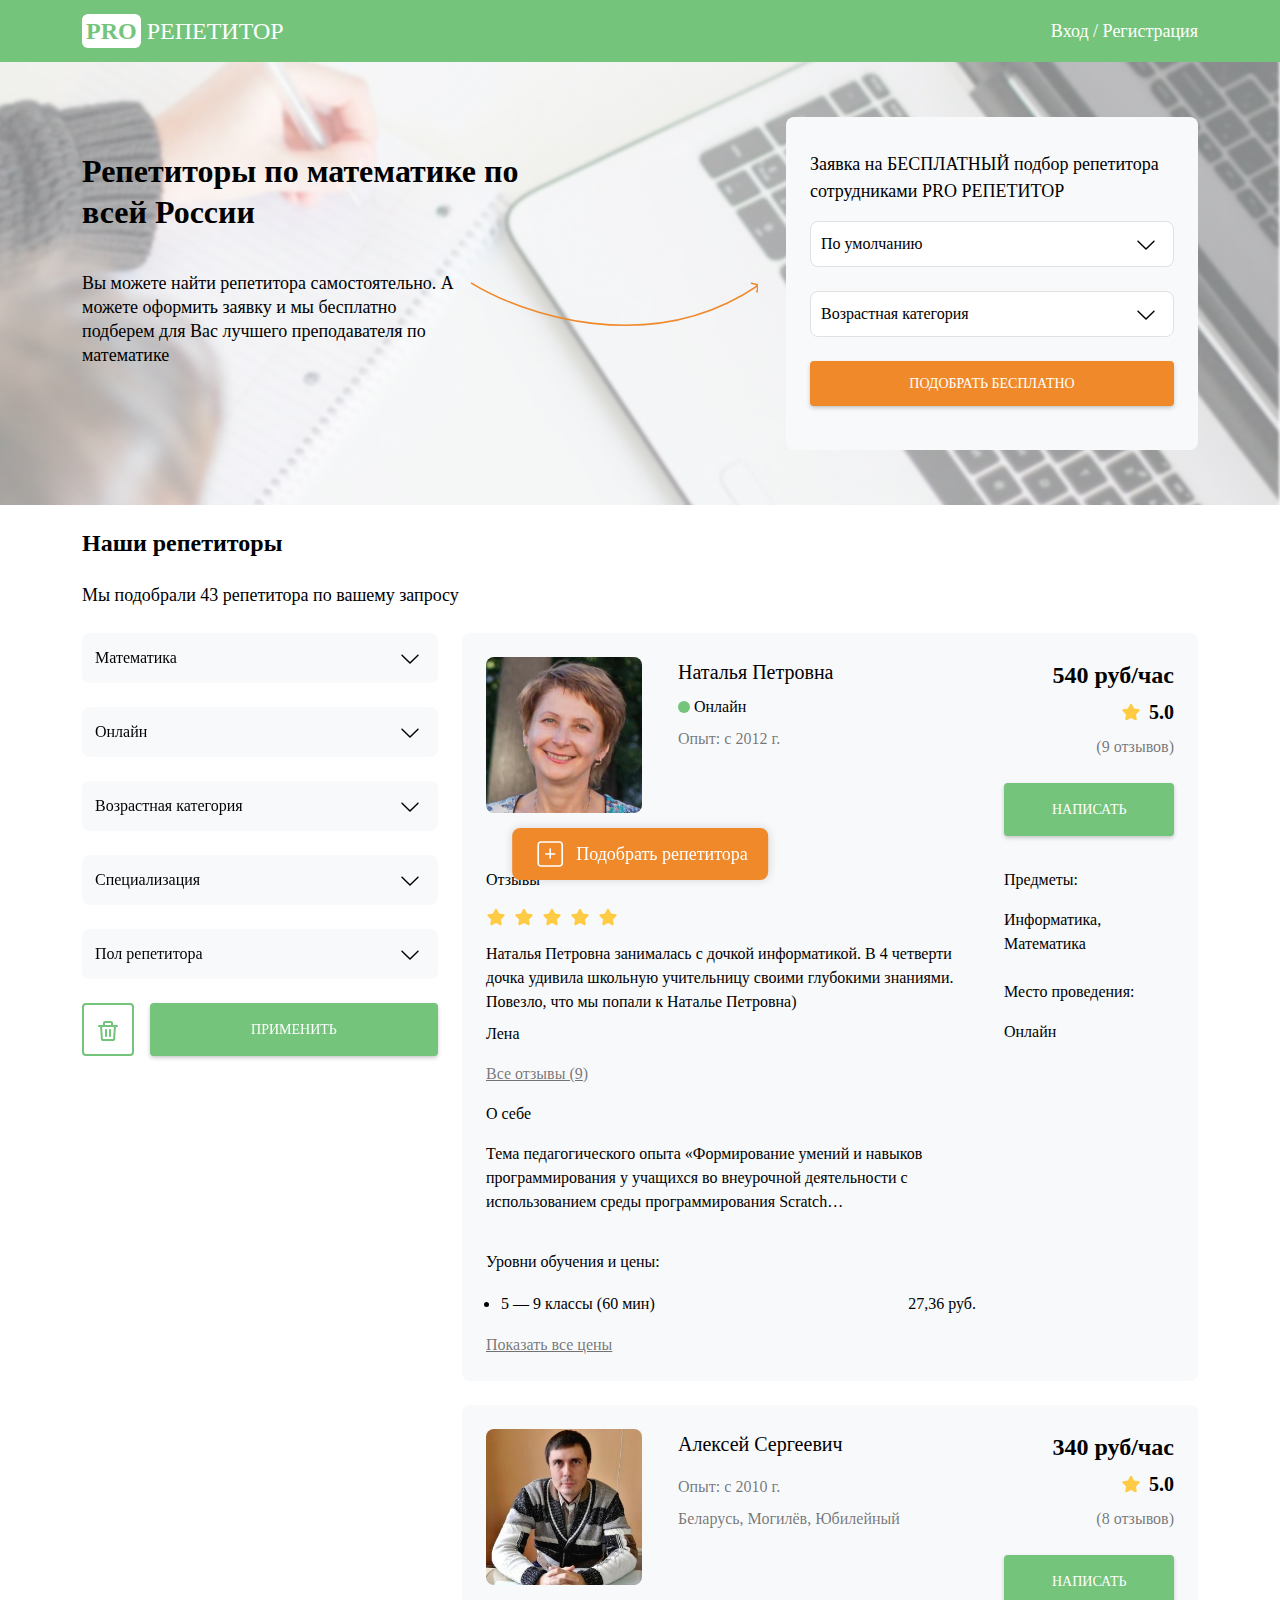
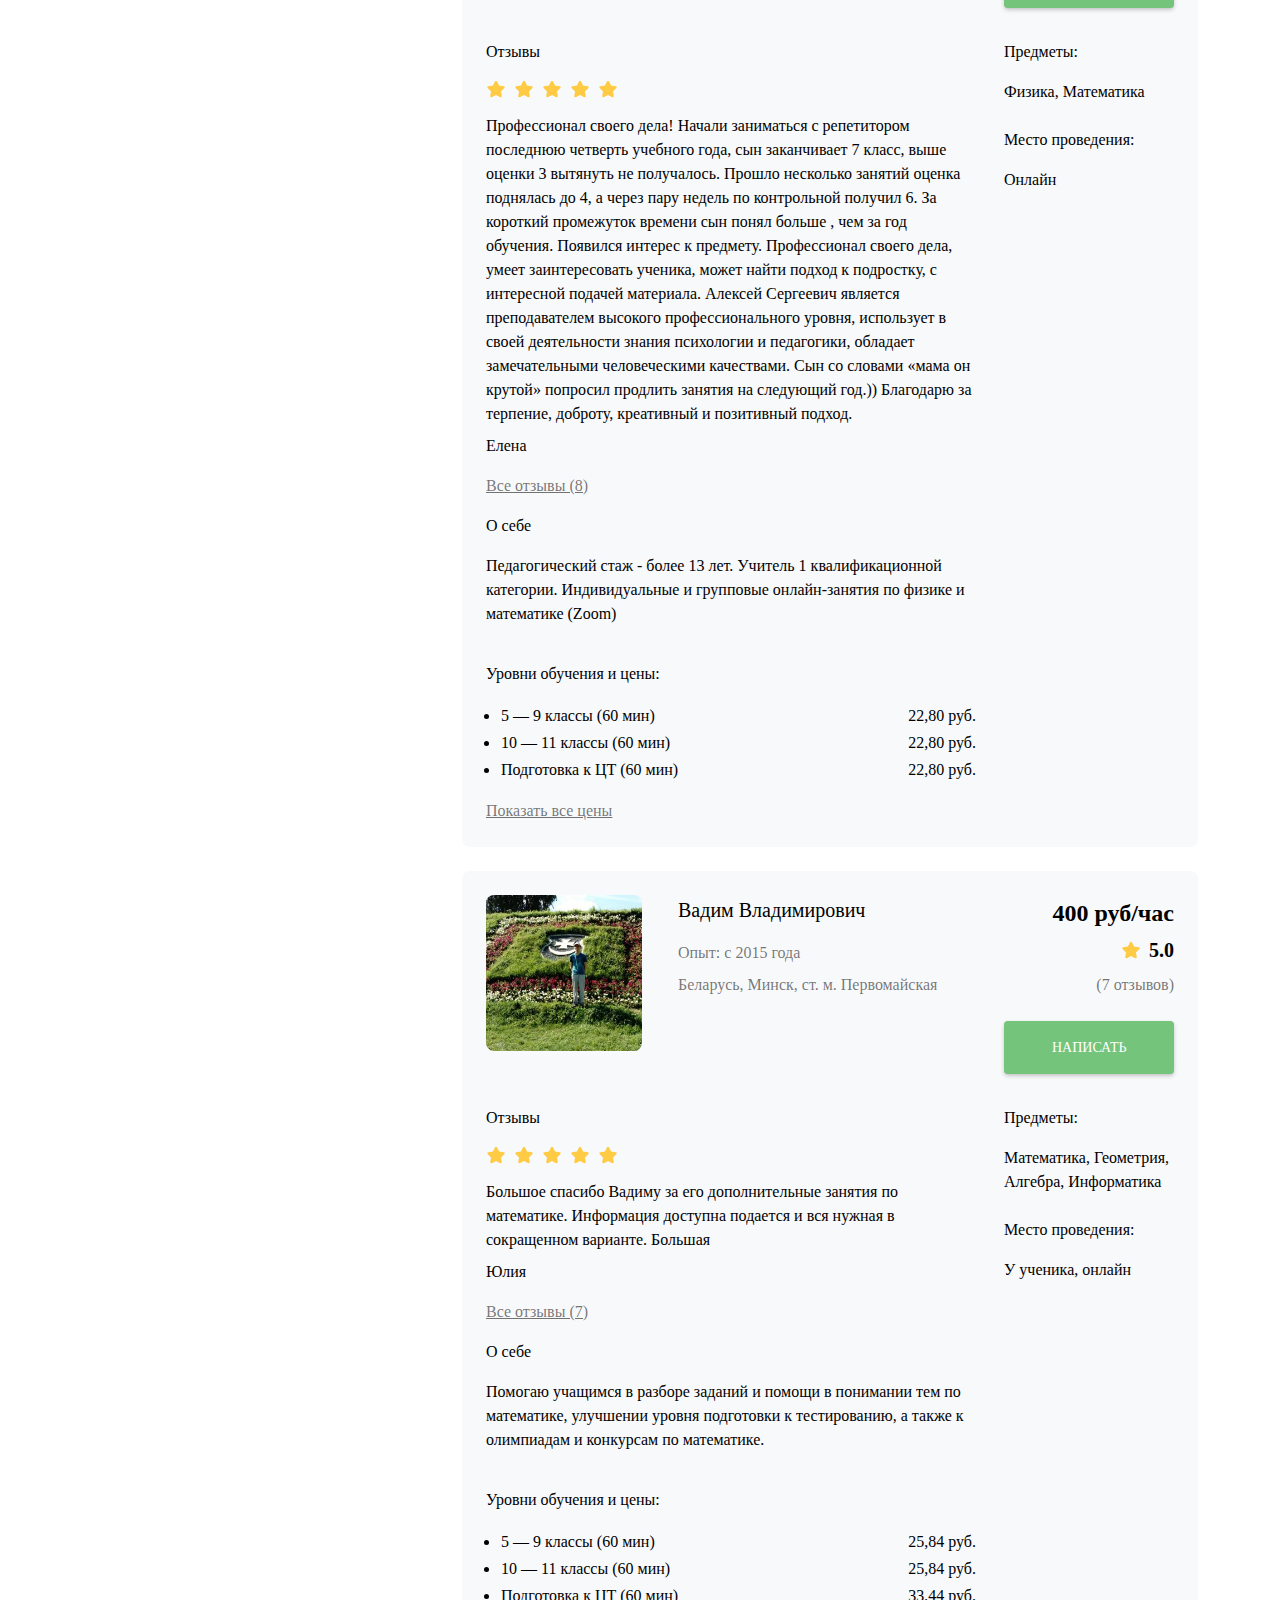
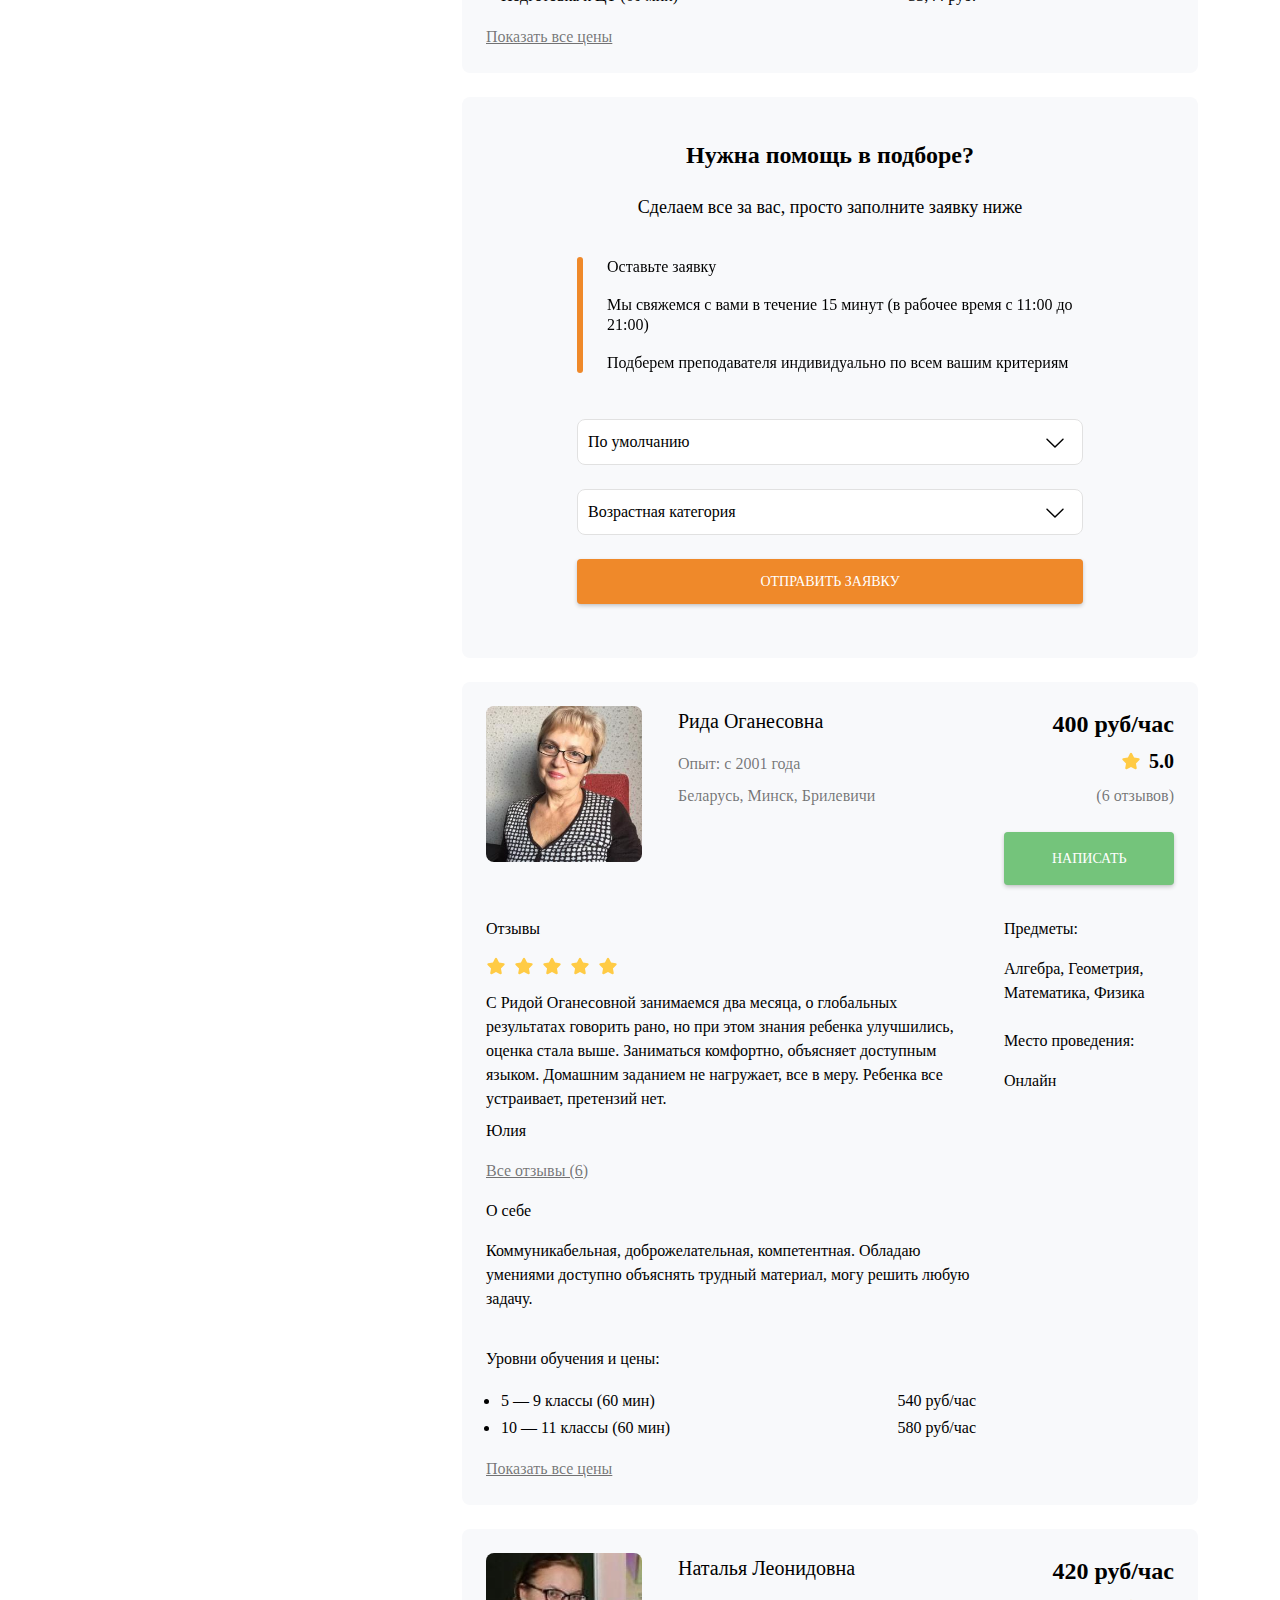
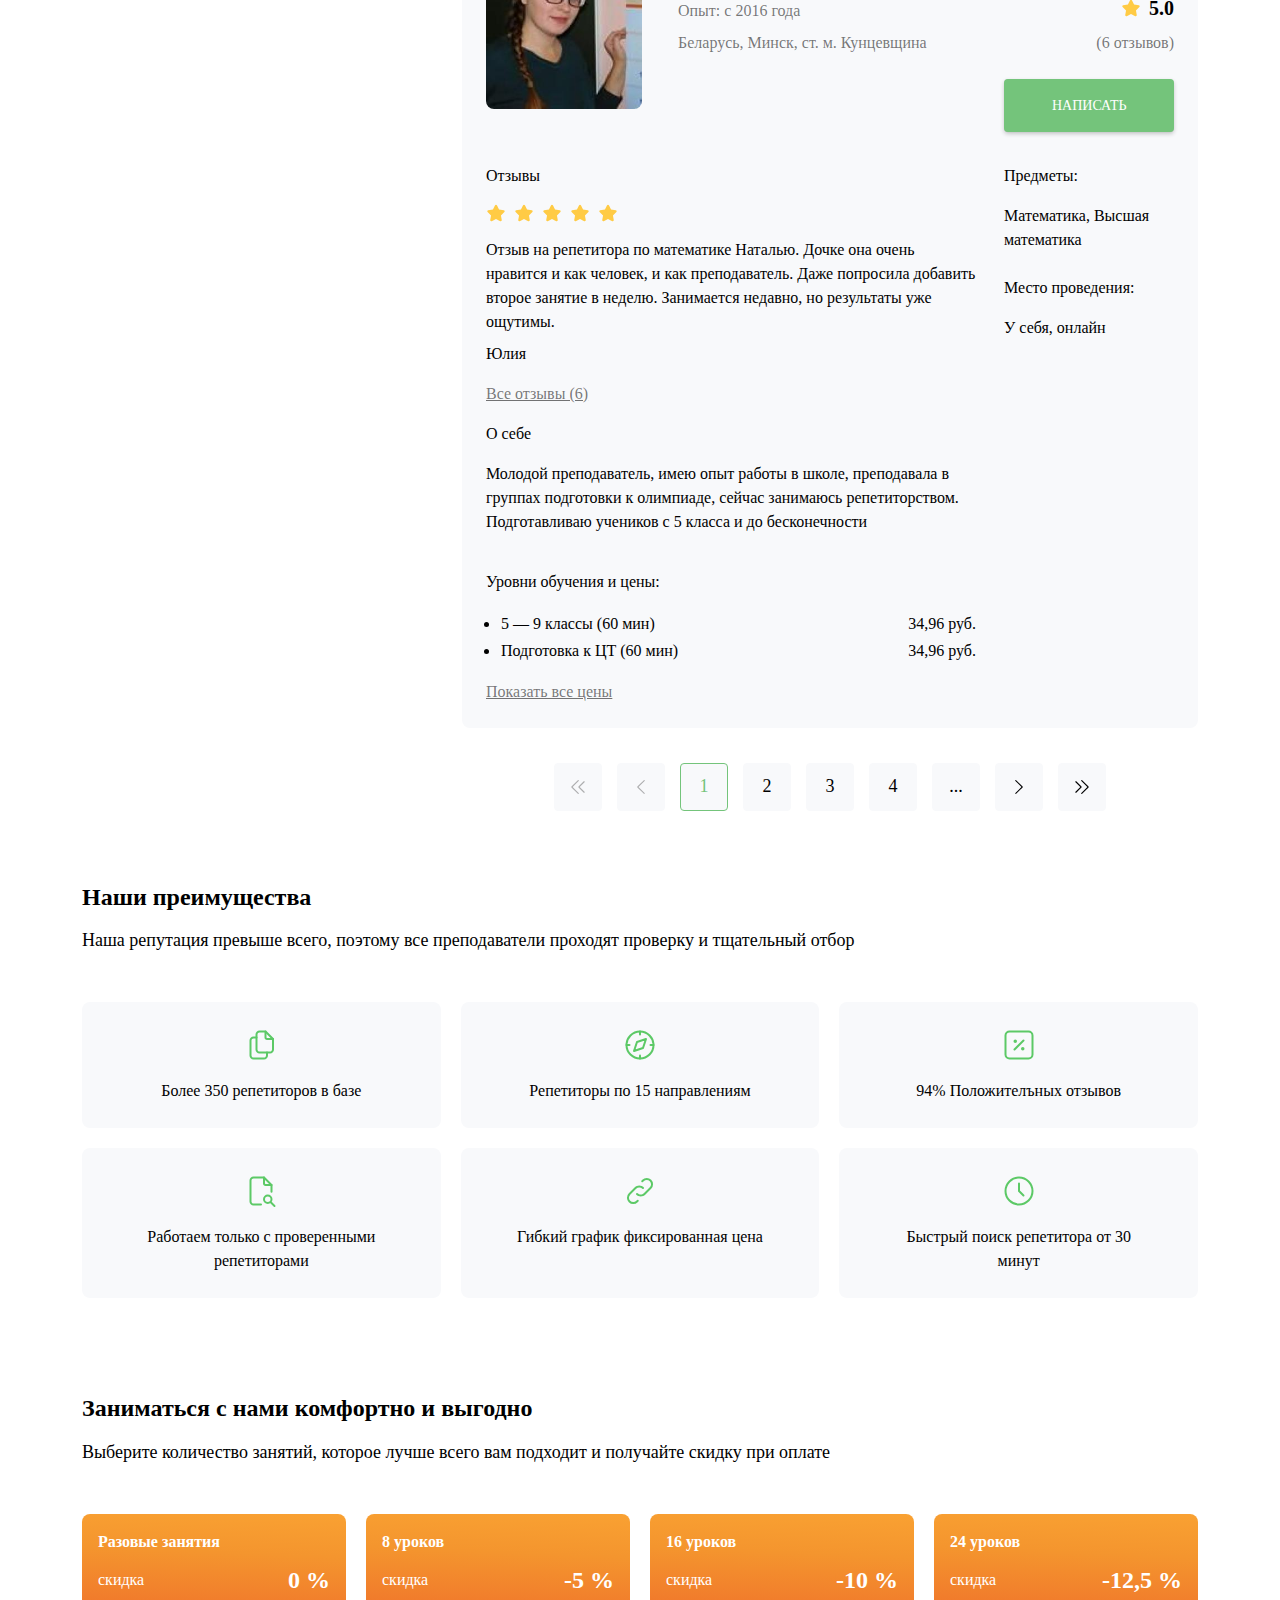
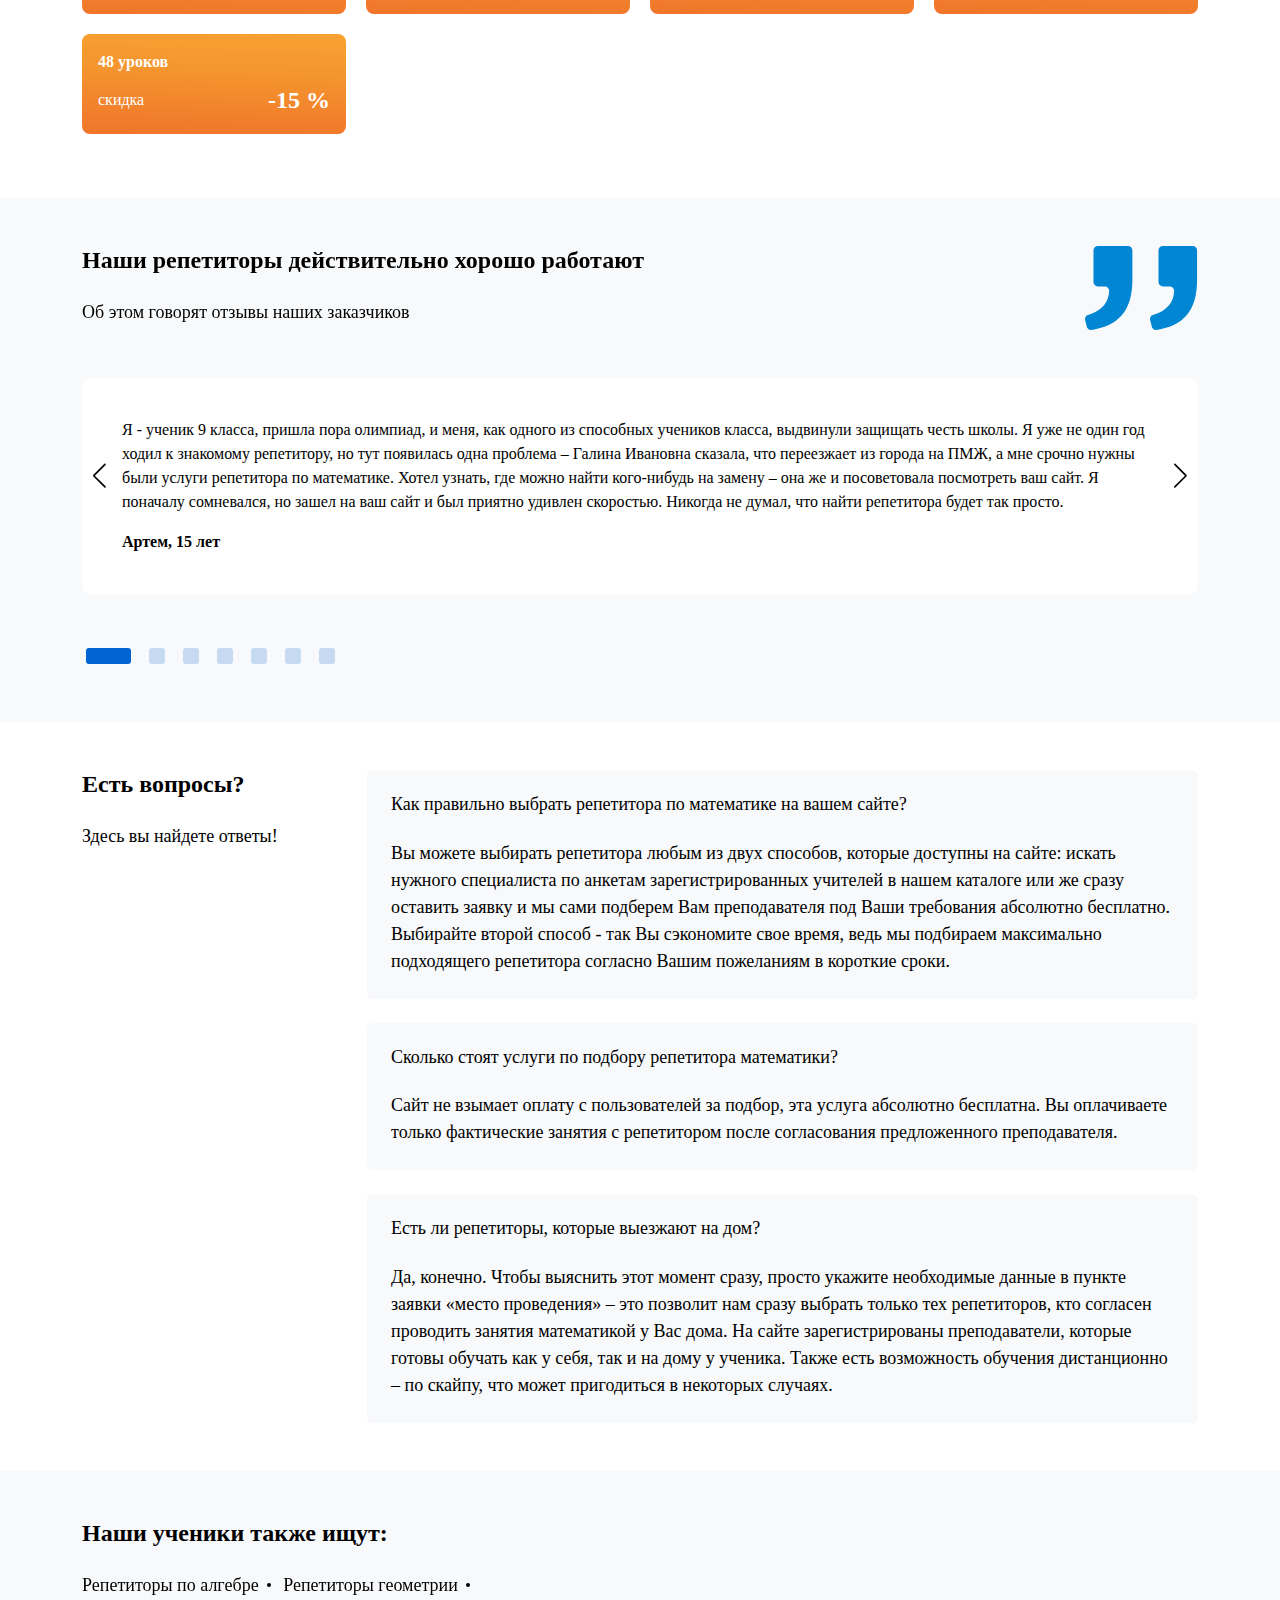
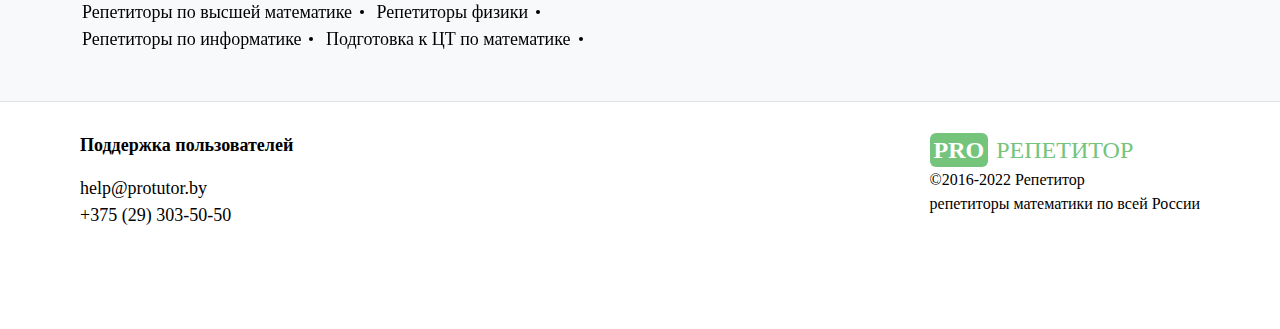
<file: index.html>
<!DOCTYPE html>
<html lang="en">

<head>
    <meta charset="UTF-8">
    <meta http-equiv="X-UA-Compatible" content="IE=edge">
    <meta name="viewport" content="width=device-width, initial-scale=1.0">
    <title>Репетиторы по математике в Минске - цены, отзывы учеников | Найти репетитора математики</title>

    <link rel="stylesheet" href="./assets/css/bootstrap/swiper-bundle.min.css" />
    <link rel="stylesheet" href="./assets/css/bootstrap/bootstrap.min.css">
    <link rel="stylesheet" href="./assets/css/style.css">
</head>

<body>
    <!-- SIGN IN MODAL -->
    <div class="modal" id="signIn" aria-hidden="true" aria-labelledby="signInToggle" tabindex="-1">
        <div class="modal-dialog d-flex justify-content-center align-items-center">
            <div class="modal-content position-relative custom-dialog bg--gray-light">
                <h3 class="fs-24 text-center fw-semibold">Вход</h3>
                <button type="button" class="btn-close position-absolute" data-bs-dismiss="modal"
                    aria-label="Close"></button>

                <a class="text-decoration-none text-white fs-md-14" data-bs-toggle="modal" href="#signIn"
                    role="button">Вход</a>

                <div class="modal-body">
                    <form action="#">
                        <input type="email" class="form-controller" name="email" placeholder="Email" required />
                        <input type="password" class="form-controller" name="password" placeholder="Пароль" required />
                        <div class="d-flex justify-content-between mb-4">
                            <a class="modal-link" data-bs-target="#forgotPassword" data-bs-toggle="modal"
                                role="button">Забыли пароль?</a>
                            <a class="modal-link" data-bs-target="#signUp" data-bs-toggle="modal"
                                role="button">Регистрация</a>
                        </div>
                        <button
                            class="w-100 fs-14 mt-sm-10 py-3 border-0 text-uppercase custom-shadow bg--green bg--green-hover btn-lg rounded-1 text-white px-md-3 px-lg-5 px-sm-5 fs-md-14">Войти</button>
                    </form>
                </div>
            </div>
        </div>
    </div>

    <!-- FORGOT PASSWORD? -->
    <div class="modal" id="forgotPassword" aria-hidden="true" aria-labelledby="forgotPasswordToggle" tabindex="-1">
        <div class="modal-dialog d-flex justify-content-center align-items-center">
            <div class="modal-content position-relative custom-dialog bg--gray-light">
                <h3 class="fs-24 text-center fw-semibold">Восстановить пароль</h3>
                <button type="button" class="btn-close position-absolute" data-bs-dismiss="modal"
                    aria-label="Close"></button>

                <div class="modal-body">
                    <form action="#">
                        <input type="email" class="form-controller" name="email" placeholder="Email" required />
                        <div class="d-flex justify-content-between mb-4">
                            <a class="modal-link" data-bs-toggle="modal" data-bs-target="#signIn" role="button">Вход</a>
                            <a class="modal-link" data-bs-target="#signUp" data-bs-toggle="modal"
                                role="button">Регистрация</a>
                        </div>
                        <button
                            class="w-100 fs-14 mt-sm-10 py-3 border-0 text-uppercase custom-shadow bg--green bg--green-hover btn-lg rounded-1 text-white px-md-3 px-lg-5 px-sm-5 fs-md-14">Восстановить
                            пароль</button>
                    </form>
                </div>
            </div>
        </div>
    </div>

    <!-- SIGN UP -->
    <div class="modal" id="signUp" aria-hidden="true" aria-labelledby="signUpToggle" tabindex="-1">
        <div class="modal-dialog d-flex justify-content-center align-items-center">
            <div class="modal-content position-relative custom-dialog bg--gray-light">
                <h3 class="fs-24 text-center fw-semibold">Регистрация заказчика</h3>
                <a class="modal-link d-b mx-auto my-2" data-bs-target="#signUpForTheCourse" data-bs-toggle="modal"
                    role="button">Регистрация репетитора</a>
                <button type="button" class="btn-close position-absolute" data-bs-dismiss="modal"
                    aria-label="Close"></button>

                <div class="modal-body">
                    <form action="#">
                        <input type="text" class="form-controller" name="name" placeholder="Имя" required />
                        <input type="number" class="form-controller" name="phone" placeholder="Phone" required />
                        <input type="email" class="form-controller" name="email" placeholder="Email" required />
                        <input type="password" class="form-controller" name="password" placeholder="Пароль" required />
                        <input type="password" class="form-controller" name="password" placeholder="Повторите пароль"
                            required />
                        <button
                            class="w-100 fs-14 mt-sm-10 py-3 border-0 text-uppercase custom-shadow bg--green bg--green-hover btn-lg rounded-1 text-white px-md-3 px-lg-5 px-sm-5 fs-md-14">Зарегистрироваться</button>
                        <div class="d-flex justify-content-center align-items-center my-3">
                            <a href="#" class="modal-link text-uppercase" data-bs-toggle="modal"
                                data-bs-target="#signIn" role="button">Вход</a>
                        </div>
                        <p class="text-center fs-14 mb-0">
                            Регистрируясь, вы соглашаетесь с <a class="modal-link" href="#">политикой
                                конфиденциальности</a> и <a class="modal-link" href="#">договором оферты.</a>
                        </p>
                    </form>
                </div>
            </div>
        </div>
    </div>

    <!-- SIGN UP FOR THE COURSE -->
    <div class="modal" id="signUpForTheCourse" aria-hidden="true" aria-labelledby="signUpForTheCourseToggle"
        tabindex="-1">
        <div class="modal-dialog d-flex justify-content-center align-items-center">
            <div class="modal-content position-relative custom-dialog bg--gray-light">
                <h3 class="fs-24 text-center fw-semibold">Регистрация репетитора</h3>
                <button type="button" class="btn-close position-absolute" data-bs-dismiss="modal"
                    aria-label="Close"></button>

                <div class="modal-body">
                    <form action="#">
                        <input type="text" class="form-controller" name="name" placeholder="ФИО" required />
                        <div class="position-relative mb-4">
                            <span class="arrow-up"></span>
                            <select class="custom-select clear-options bg-white custom-padding">
                                <!-- <option class="selected" disabled selected hidden>По умолчанию</option> -->
                                <option value="1" selected>Математика</option>
                                <option value="2">Алгебра</option>
                                <option value="3">Английский язык</option>
                                <option value="4">Белорусский язык</option>
                                <option value="5">Биология</option>
                                <option value="6">Высшая математика</option>
                                <option value="7">География</option>
                                <option value="8">Дошкольная подготовка</option>
                                <option value="9">Информатика</option>
                                <option value="10">История Беларуси</option>
                                <option value="11">Логопедия</option>
                                <option value="12">Начальная школа</option>
                                <option value="13">Немецкий язык</option>
                                <option value="14">Польский язык</option>
                                <option value="15">Программирование</option>
                                <option value="16">Русский язык</option>
                                <option value="17">Физика</option>
                                <option value="18">Химия</option>
                            </select>
                        </div>
                        <input type="number" class="form-controller" name="phone" placeholder="Phone" required />
                        <input type="email" class="form-controller" name="email" placeholder="Email" required />
                        <input type="password" class="form-controller" name="password" placeholder="Пароль" required />
                        <input type="password" class="form-controller" name="password" placeholder="Повторите пароль"
                            required />
                        <button
                            class="w-100 mb-3 fs-14 mt-sm-10 py-3 border-0 text-uppercase custom-shadow bg--green bg--green-hover btn-lg rounded-1 text-white px-md-3 px-lg-5 px-sm-5 fs-md-14">Стать
                            репетитором</button>
                        <p class="text-center fs-14 mb-0">
                            Регистрируясь, вы соглашаетесь с <a class="modal-link" href="#">политикой
                                конфиденциальности</a>
                        </p>
                    </form>
                </div>
            </div>
        </div>
    </div>

    <!-- FASTER SIGN UP -->
    <div class="modal" id="fasterSignUp" aria-hidden="true" aria-labelledby="fasterSignUpToggle" tabindex="-1">
        <div class="modal-dialog d-flex justify-content-center align-items-center">
            <div class="modal-content position-relative custom-dialog bg--gray-light">
                <h3 class="fs-24 text-center fw-semibold">Заявка на быстры <br> подбор репетитора</h3>
                <button type="button" class="btn-close position-absolute" data-bs-dismiss="modal"
                    aria-label="Close"></button>

                <div class="modal-body">
                    <form action="#" id="fasterSignUpForm">
                        <div class="position-relative mb-4">
                            <span class="arrow-up"></span>
                            <select class="custom-select bg-white border-warning-one">
                                <option class="selected" value="selectedValue" disabled selected hidden>По умолчанию
                                </option>
                                <option value="1">Алгебра</option>
                                <option value="2">Английский язык</option>
                                <option value="3">Белорусский язык</option>
                                <option value="4">Биология</option>
                                <option value="5">Высшая математика</option>
                                <option value="6">География</option>
                                <option value="7">Дошкольная подготовка</option>
                                <option value="8">Информатика</option>
                                <option value="9">История Беларуси</option>
                                <option value="10">Логопедия</option>
                                <option value="11">Математика</option>
                                <option value="12">Начальная школа</option>
                                <option value="13">Немецкий язык</option>
                                <option value="14">Польский язык</option>
                                <option value="15">Программирование</option>
                                <option value="16">Русский язык</option>
                                <option value="17">Физика</option>
                                <option value="18">Химия</option>
                            </select>
                        </div>
                        <div class="position-relative mb-4">
                            <span class="arrow-up"></span>
                            <select class="custom-select bg-white border-warning-one">
                                <option class="selected" value="selectedValue" disabled selected hidden>Возрастная
                                    категория</option>
                                <option value="1">Средняя школа</option>
                                <option value="2">Старшая школа</option>
                                <option value="3">Взрослые</option>
                            </select>
                        </div>

                        <button data-bs-target="#quickStep" data-bs-toggle="modal" role="button"
                            class="w-100 fs-14 mt-sm-10 py-3 border-0 text-uppercase custom-shadow bg--green bg--green-hover btn-lg rounded-1 text-white px-md-3 px-lg-5 px-sm-5 fs-md-14">Подобрать
                            бесплатно
                        </button>
                    </form>
                </div>
            </div>
        </div>
    </div>

    <!-- QUICK STEP -->
    <div class="modal" id="quickStep" aria-hidden="true" aria-labelledby="quickStepToggle" tabindex="-1">
        <div class="modal-dialog d-flex justify-content-center align-items-center">
            <div class="modal-content position-relative custom-dialog bg--gray-light">
                <h3 class="fs-24 text-center fw-semibold">Остался всего один шаг</h3>
                <button type="button" class="btn-close position-absolute" data-bs-dismiss="modal"
                    aria-label="Close"></button>

                <div class="modal-body">
                    <form action="#" id="fasterSignUpForm">
                        <input type="number" class="form-controller" name="phone" placeholder="Phone" required />
                        <input type="text" class="form-controller" name="name" placeholder="Имя" required />
                        <input type="email" class="form-controller" name="email" placeholder="Email" required />

                        <button
                            class="w-100 fs-14 mt-sm-10 py-3 border-0 text-uppercase custom-shadow bg--green bg--green-hover btn-lg rounded-1 text-white px-md-3 px-lg-5 px-sm-5 fs-md-14">Отправить
                            заявку
                        </button>
                        <p class="text-center fs-14 mt-3 mb-0">
                            Оформляя заяку, вы соглашаетесь с
                            <a class="modal-link" href="#">политикой конфиденциальности</a> и <a class="modal-link"
                                href="#">договором оферты.</a>
                        </p>
                    </form>
                </div>
            </div>
        </div>
    </div>

    <!-- fixed button -->
    <button data-bs-target="#fasterSignUp" data-bs-toggle="modal" role="button"
        class="py-2 border-0 bg--orange text-white order-button fs-md-14 d-flex justify-content-center align-items-center gap-2">
        <svg width="36" height="36" viewBox="0 0 36 36" fill="none" xmlns="http://www.w3.org/2000/svg"
            style="color: #fff">
            <path
                d="M27 6H9C7.34315 6 6 7.34315 6 9V27C6 28.6569 7.34315 30 9 30H27C28.6569 30 30 28.6569 30 27V9C30 7.34315 28.6569 6 27 6Z"
                stroke="#EF892A" stroke-width="1.6" stroke-linecap="round" stroke-linejoin="round"></path>
            <path d="M13.5 18H22.5" stroke="#ffff" stroke-width="1.6" stroke-linecap="round" stroke-linejoin="round">
            </path>
            <path d="M18 13V22" stroke="#ffff" stroke-width="1.6" stroke-linecap="round" stroke-linejoin="round"></path>
        </svg>
        Подобрать репетитора
    </button>

    <!-- Navbar -->
    <nav class="navbar bg--green py-2">
        <div class="container-sm">
            <a class="fs-md-14 navbar-brand cursor-pointer text-uppercase fs-24 text-white fw-normal">
                <span class="bg-white p-1 text--green rounded-2 fw-semibold fs-md-14">PRO</span>
                Репетитор
            </a>
            <div>
                <span class="text-white text-ss fw-normal fs-md-14">
                    <a class="text-decoration-none text-white fs-md-14" data-bs-toggle="modal" href="#signIn"
                        role="button">Вход</a> /
                    <a class="text-decoration-none text-white fs-md-14" data-bs-target="#signUp" data-bs-toggle="modal"
                        role="button">Регистрация</a>
                </span>
            </div>
        </div>
    </nav>

    <!-- Header -->
    <div class="header-banner">
        <div class="container position-relative">
            <div class="d-flex justify-content-between form-side">
                <div class="left-side align-self-center">
                    <h1 class="hero-title fw-semibold fs-32 fs-md-24">
                        Репетиторы по математике по всей России
                    </h1>
                    <p class="hero-description fs-md-16">
                        Вы можете найти репетитора самостоятельно. А можете оформить заявку и мы бесплатно подберем для
                        Вас лучшего преподавателя по математике
                    </p>
                </div>
                <div class="right-side">
                    <form class="header-form">
                        <p class="fs-18 fw-normal d-n-992">
                            Заявка на
                            <span class="text-uppercase">бесплатный</span>
                            подбор репетитора сотрудниками
                            <span class="text-uppercase">
                                Pro Репетитор
                            </span>
                        </p>

                        <div class="position-relative mb-4">
                            <span class="arrow-up"></span>
                            <select class="custom-select bg-white">
                                <option class="selected" disabled selected hidden>По умолчанию</option>
                                <option value="1">Алгебра</option>
                                <option value="2">Английский язык</option>
                                <option value="3">Белорусский язык</option>
                                <option value="4">Биология</option>
                                <option value="5">Высшая математика</option>
                                <option value="6">География</option>
                                <option value="7">Дошкольная подготовка</option>
                                <option value="8">Информатика</option>
                                <option value="9">История Беларуси</option>
                                <option value="10">Логопедия</option>
                                <option value="11">Математика</option>
                                <option value="12">Начальная школа</option>
                                <option value="13">Немецкий язык</option>
                                <option value="14">Польский язык</option>
                                <option value="15">Программирование</option>
                                <option value="16">Русский язык</option>
                                <option value="17">Физика</option>
                                <option value="18">Химия</option>
                            </select>
                        </div>
                        <div class="position-relative mb-4">
                            <span class="arrow-up"></span>
                            <select class="custom-select bg-white">
                                <option class="selected" disabled selected hidden>Возрастная категория</option>
                                <option value="1">Средняя школа</option>
                                <option value="2">Старшая школа</option>
                                <option value="3">Взрослые</option>
                            </select>
                        </div>

                        <button data-bs-target="#quickStep" data-bs-toggle="modal"
                            class="btn-reg w-100 fs-md-14 btn-100 border-0 text-uppercase custom-shadow btn-orange btn-lg bg--orange rounded-1 text-white fs-md-14">Подобрать
                            бесплатно</button>
                    </form>
                </div>
            </div>
        </div>
    </div>

    <!-- Main -->
    <div class="container py-4">
        <h2 class="fs-24 fs-md-20 fw-semibold mb-4 text-center-992">Наши репетиторы</h2>
        <p class="fs-18 fs-md-16 text-center-992 mb-0">Мы подобрали 43 репетитора по вашему запросу</p>

        <div class="row">
            <div class="col-lg-4 d-n-992">
                <form class="p-s">
                    <div class="position-relative mb-4">
                        <span class="arrow-up"></span>
                        <select class="custom-select clear-options bg--light-gray border-color-0 custom-padding">
                            <!-- <option class="selected" disabled selected hidden>По умолчанию</option> -->
                            <option value="1" selected>Математика</option>
                            <option value="2">Алгебра</option>
                            <option value="3">Английский язык</option>
                            <option value="4">Белорусский язык</option>
                            <option value="5">Биология</option>
                            <option value="6">Высшая математика</option>
                            <option value="7">География</option>
                            <option value="8">Дошкольная подготовка</option>
                            <option value="9">Информатика</option>
                            <option value="10">История Беларуси</option>
                            <option value="11">Логопедия</option>
                            <option value="12">Начальная школа</option>
                            <option value="13">Немецкий язык</option>
                            <option value="14">Польский язык</option>
                            <option value="15">Программирование</option>
                            <option value="16">Русский язык</option>
                            <option value="17">Физика</option>
                            <option value="18">Химия</option>
                        </select>
                    </div>

                    <div class="position-relative mb-4">
                        <span class="arrow-up"></span>
                        <select class="custom-select clear-options bg--light-gray border-color-0 custom-padding">
                            <!-- <option class="selected" disabled selected hidden>По умолчанию</option> -->
                            <option value="1" selected>Онлайн</option>
                            <option value="2">У ученика</option>
                            <option value="3">У репетитора</option>
                            <option value="4">Белорусский язык</option>
                        </select>
                    </div>

                    <div class="position-relative mb-4">
                        <span class="arrow-up"></span>
                        <select class="custom-select clear-options bg--light-gray border-color-0 custom-padding">
                            <option class="selected" disabled selected hidden>Возрастная категория</option>
                            <option value="1">Средняя школа</option>
                            <option value="2">Старшая школа</option>
                            <option value="3">Взрослые</option>
                        </select>
                    </div>

                    <div class="position-relative mb-4">
                        <span class="arrow-up"></span>
                        <select class="custom-select clear-options bg--light-gray border-color-0 custom-padding">
                            <option class="selected" disabled selected hidden>Специализация</option>
                            <option value="1">ОГЭ</option>
                            <option value="2">ЕГЭ</option>
                            <option value="3">Подготовка к олимпиадам</option>
                            <option value="4">Алгебра</option>
                            <option value="5">Геометрия</option>
                            <option value="6">ЕГЭ частъ С </option>
                        </select>
                    </div>

                    <div class="position-relative mb-4">
                        <span class="arrow-up"></span>
                        <select class="custom-select clear-options bg--light-gray border-color-0 custom-padding">
                            <option class="selected" disabled selected hidden>Пол репетитора</option>
                            <option value="1">Не важно</option>
                            <option value="2">Мужчина</option>
                            <option value="3">Женщина</option>
                        </select>
                    </div>

                    <div class="d-flex gap-3">
                        <button id="clearBtn">
                            <img src="/assets/img/clear.svg" alt="">
                        </button>
                        <button
                            class="w-100 fs-14 mt-sm-10 py-3 border-0 text-uppercase custom-shadow bg--green bg--green-hover btn-lg rounded-1 text-white px-md-3 px-lg-5 px-sm-5 fs-md-14">Применить</button>
                    </div>
                </form>
            </div>
            <div class="col-lg-8">
                <!-- Teacher 1 -->
                <div class="big-card bg--gray-light d-b-b">
                    <div class="tutor-resume-head">
                        <div class="tutor-img">
                            <a class="tutor-img-link" href="#">
                                <img src="/assets/img/teacher2.jpg" />
                            </a>
                        </div>
                        <div class="tutor-author-info">
                            <a class="fs-16-768 fs-20 mb-2 d-block fw-normal text--black mb-5-768" href="#">
                                Наталья Петровна
                            </a>
                            <span class="info_online fs-16 d-flex align-items-center gap-1 mb-2 fs-md-14">
                                <div class="bg--green rounded-5"></div>
                                Онлайн
                            </span>
                            <div class="min-d-768">
                                <span class="bg-stars bg-p mb-2  bg-stars-768"></span>

                                <span class="fs-14 mb-5-768 fw-semibold">5.0
                                    <a class="fw-light fs-14 text-decoration-none gray--hover mb-3 text--gray text-decoration-underline w-100"
                                        href="#">
                                        (9 отзывов)
                                    </a>
                                </span>
                            </div>
                            <span class="fs-14-768 tutor-experience mb-2 d-block fs-16 text--gray mb-5-768">
                                Опыт: с 2012 г.
                            </span>
                        </div>
                        <div class="tutor-column d-n-768">
                            <span class="info_fee fs-24 fw-semibold mb-1 d-block fs-md-20 text-end">
                                540 руб/час
                            </span>
                            <div class="d-flex align-items-center justify-content-end gap-1 ml-20">
                                <div class="position-relative d-flex align-items-center">
                                    <span class="bg-stars position-absolute w-28"></span>
                                </div>
                                <span class="info_fee fs-20 fw-semibold">
                                    5.0
                                </span>
                            </div>
                            <a class="fs-16 gray--hover text--gray d-inline-block w-100 text-end mt-2 mb-4 text-decoration-none" href="#">
                                (9 отзывов)
                            </a>
                            <button data-bs-toggle="modal" data-bs-target="#signUp" role="button"
                                class="w-100 fs-14 mt-sm-10 py-3 border-0 text-uppercase custom-shadow bg--green bg--green-hover btn-lg rounded-1 text-white px-md-3 px-lg-5 px-sm-5 fs-md-14">Написать</button>
                        </div>
                    </div>
                    <div class="tutor-row">
                        <div class="tutor--column">
                            <p class="fs-16 fs-14-768 fw-normal mb-5-768">Отзывы</p>
                            <span class="bg-stars bg-p mb-2  bg-stars-768"></span>
                            <span class="fs-16 fs-14-768 mt-2 mb-5-768">
                                Наталья Петровна занималась с дочкой информатикой. В 4 четверти дочка удивила школьную
                                учительницу своими глубокими знаниями. Повезло, что мы попали к Наталье Петровна)
                            </span>
                            <span class="fs-16 fw-normal mt-2 mb-3 fs-14-768 mb-10-768">Лена</span>
                            <a class="mb-10-768 fs-14-768 d-block fs-16 gray--hover mb-3 text--gray text-decoration-underline w-100"
                                href="#">
                                Все отзывы (9)
                            </a>

                            <p class="fs-16 fw-normal fs-14-768 mb-5-768">
                                О себе
                            </p>

                            <span class="fs-16 fs-14-768 mb-10-768">
                                Тема педагогического опыта «Формирование умений и навыков программирования у учащихся во
                                внеурочной деятельности с использованием среды программирования Scratch…
                            </span>
                        </div>
                        <div class="tutor--column">
                            <p class="fs-16 fw-normal fs-14-768 mb-5-768">Предметы:</p>
                            <span class="fs-16 fs-14-768 mb-10-768">
                                Информатика, Математика
                            </span>
                            <p class="fs-16 fw-normal mt-4 fs-14-768 mb-5-768">Место проведения:</p>
                            <span class="fs-16 fs-14-768">
                                Онлайн
                            </span>
                        </div>
                    </div>

                    <div class="resume-price">
                        <span class="fs-16 fw-normal mb-3 d-block fs-14-768 mb-5-768">Уровни обучения и цены:</span>

                        <ul class="p-0 p-custom">
                            <li class="li-price justify-content-between">
                                <div class="info-time d-inline-block">
                                    <span class="fs-16 fs-md-14">5 — 9 классы (60 мин)</span>
                                </div>

                                <div class="info-price d-inline-block float-end">
                                    <span class="fs-16 fs-md-14">27,36 руб.</span>
                                </div>
                            </li>
                        </ul>

                        <a class="mb-10-768 d-block fs-14-768 fs-16 gray--hover text--gray text-decoration-underline w-100"
                            href="#">
                            Показать все цены
                        </a>

                        <div class="min-d-768">
                            <button
                                class="w-100 fs-14 mt-sm-10 py-3 border-0 text-uppercase custom-shadow bg--green bg--green-hover btn-lg rounded-1 text-white px-md-3 px-lg-5 px-sm-5 fs-md-14">Заявка</button>

                        </div>
                    </div>
                </div>
                <!-- Teacher 2 -->
                <div class="big-card bg--gray-light d-b-b">
                    <div class="tutor-resume-head">
                        <div class="tutor-img">
                            <a class="tutor-img-link" href="#">
                                <img src="/assets/img/teacher3.jpg" />
                            </a>
                        </div>
                        <div class="tutor-author-info">
                            <a class="fs-16-768 fs-20 mb-3 d-block fw-normal text--black mb-5-768" href="#">
                                Алексей Сергеевич
                            </a>
                            <div class="min-d-768">
                                <span class="bg-stars bg-p mb-2  bg-stars-768"></span>

                                <span class="fs-14 mb-5-768 fw-semibold">5.0
                                    <a class="fw-light fs-14 text-decoration-none gray--hover mb-3 text--gray text-decoration-underline w-100"
                                        href="#">
                                        (9 отзывов)
                                    </a>
                                </span>
                            </div>
                            <span class="fs-14-768 tutor-experience mb-2 d-block fs-16 text--gray mb-5-768">
                                Опыт: с 2010 г.
                            </span>
                            <span class="fs-14-768 tutor-experience d-block fs-16 text--gray">
                                Беларусь, Могилёв, Юбилейный
                            </span>
                        </div>
                        <div class="tutor-column d-n-768">
                            <span class="info_fee fs-24 fw-semibold mb-1 d-block fs-md-20 text-end">
                                340 руб/час
                            </span>
                            <div class="d-flex align-items-center justify-content-end gap-1 ml-20">
                                <div class="position-relative d-flex align-items-center">
                                    <span class="bg-stars position-absolute w-28"></span>
                                </div>
                                <span class="info_fee fs-20 fw-semibold">
                                    5.0
                                </span>
                            </div>
                            <a class="fs-16 gray--hover text--gray d-inline-block w-100 text-end mt-2 mb-4 text-decoration-none" href="#">
                                (8 отзывов)
                            </a>
                            <button data-bs-toggle="modal" data-bs-target="#signUp" role="button"
                                class="w-100 fs-14 mt-sm-10 py-3 border-0 text-uppercase custom-shadow bg--green bg--green-hover btn-lg rounded-1 text-white px-md-3 px-lg-5 px-sm-5 fs-md-14">Написать</button>
                        </div>
                    </div>
                    <div class="tutor-row">
                        <div class="tutor--column">
                            <p class="fs-16 fs-14-768 fw-normal mb-5-768">Отзывы</p>
                            <span class="bg-stars bg-p mb-2  bg-stars-768"></span>
                            <span class="fs-16 fs-14-768 mt-2 mb-5-768">
                                Профессионал своего дела! Начали заниматься с репетитором последнюю четверть учебного
                                года, сын заканчивает 7 класс, выше оценки 3 вытянуть не получалось. Прошло несколько
                                занятий оценка поднялась до 4, а через пару недель по контрольной получил 6. За короткий
                                промежуток времени сын понял больше , чем за год обучения. Появился интерес к предмету.
                                Профессионал своего дела, умеет заинтересовать ученика, может найти подход к подростку,
                                с интересной подачей материала. Алексей Сергеевич является преподавателем высокого
                                профессионального уровня, использует в своей деятельности знания психологии и
                                педагогики, обладает замечательными человеческими качествами. Сын со словами «мама он
                                крутой» попросил продлить занятия на следующий год.)) Благодарю за терпение, доброту,
                                креативный и позитивный подход.
                            </span>
                            <span class="fs-16 fw-normal mt-2 mb-3 fs-14-768 mb-10-768">Елена</span>
                            <a class="mb-10-768 fs-14-768 d-block fs-16 gray--hover mb-3 text--gray text-decoration-underline w-100"
                                href="#">
                                Все отзывы (8)
                            </a>

                            <p class="fs-16 fw-normal fs-14-768 mb-5-768">
                                О себе
                            </p>

                            <span class="fs-16 fs-14-768 mb-10-768">
                                Педагогический стаж - более 13 лет. Учитель 1 квалификационной категории. Индивидуальные
                                и групповые онлайн-занятия по физике и математике (Zoom)
                            </span>
                        </div>
                        <div class="tutor--column">
                            <p class="fs-16 fw-normal fs-14-768 mb-5-768">Предметы:</p>
                            <span class="fs-16 fs-14-768 mb-10-768">
                                Физика, Математика
                            </span>
                            <p class="fs-16 fw-normal mt-4 fs-14-768 mb-5-768">Место проведения:</p>
                            <span class="fs-16 fs-14-768">
                                Онлайн
                            </span>
                        </div>
                    </div>

                    <div class="resume-price">
                        <span class="fs-16 fw-normal mb-3 d-block fs-14-768 mb-5-768">Уровни обучения и цены:</span>

                        <ul class="p-0 p-custom">
                            <li class="li-price justify-content-between">
                                <div class="info-time d-inline-block">
                                    <span class="fs-16 fs-md-14">5 — 9 классы (60 мин)</span>
                                </div>

                                <div class="info-price d-inline-block float-end">
                                    <span class="fs-16 fs-md-14">22,80 руб.</span>
                                </div>
                            </li>
                            <li class="li-price justify-content-between">
                                <div class="info-time d-inline-block">
                                    <span class="fs-16 fs-md-14">10 — 11 классы (60 мин)</span>
                                </div>

                                <div class="info-price d-inline-block float-end">
                                    <span class="fs-16 fs-md-14">22,80 руб.</span>
                                </div>
                            </li>
                            <li class="li-price justify-content-between">
                                <div class="info-time d-inline-block">
                                    <span class="fs-16 fs-md-14">Подготовка к ЦТ (60 мин)</span>
                                </div>

                                <div class="info-price d-inline-block float-end">
                                    <span class="fs-16 fs-md-14">22,80 руб.</span>
                                </div>
                            </li>
                        </ul>

                        <a class="mb-10-768 d-block fs-14-768 fs-16 gray--hover text--gray text-decoration-underline w-100"
                            href="#">
                            Показать все цены
                        </a>

                        <div class="min-d-768">
                            <button
                                class="w-100 fs-14 mt-sm-10 py-3 border-0 text-uppercase custom-shadow bg--green bg--green-hover btn-lg rounded-1 text-white px-md-3 px-lg-5 px-sm-5 fs-md-14">Заявка</button>
                        </div>
                    </div>
                </div>
                <!-- Teacher 3 -->
                <div class="big-card bg--gray-light d-b-b">
                    <div class="tutor-resume-head">
                        <div class="tutor-img">
                            <a class="tutor-img-link" href="#">
                                <img src="/assets/img/teacher12.jpg" />
                            </a>
                        </div>
                        <div class="tutor-author-info">
                            <a class="fs-16-768 fs-20 mb-3 d-block fw-normal text--black mb-5-768" href="#">
                                Вадим Владимирович
                            </a>
                            <div class="min-d-768">
                                <span class="bg-stars bg-p mb-2  bg-stars-768"></span>

                                <span class="fs-14 mb-5-768 fw-semibold">5.0
                                    <a class="fw-light fs-14 text-decoration-none gray--hover mb-3 text--gray text-decoration-underline w-100"
                                        href="#">
                                        (9 отзывов)
                                    </a>
                                </span>
                            </div>
                            <span class="fs-14-768 tutor-experience mb-2 d-block fs-16 text--gray mb-5-768">
                                Опыт: с 2015 года
                            </span>
                            <span class="fs-14-768 tutor-experience d-block fs-16 text--gray">
                                Беларусь, Минск, ст. м. Первомайская
                            </span>
                        </div>
                        <div class="tutor-column d-n-768">
                            <span class="info_fee fs-24 fw-semibold mb-1 d-block fs-md-20 text-end">
                                400 руб/час
                            </span>
                            <div class="d-flex align-items-center justify-content-end gap-1 ml-20">
                                <div class="position-relative d-flex align-items-center">
                                    <span class="bg-stars position-absolute w-28"></span>
                                </div>
                                <span class="info_fee fs-20 fw-semibold">
                                    5.0
                                </span>
                            </div>
                            <a class="fs-16 gray--hover text--gray d-inline-block w-100 text-end mt-2 mb-4 text-decoration-none" href="#">
                                (7 отзывов)
                            </a>
                            <button data-bs-toggle="modal" data-bs-target="#signUp" role="button"
                                class="w-100 fs-14 mt-sm-10 py-3 border-0 text-uppercase custom-shadow bg--green bg--green-hover btn-lg rounded-1 text-white px-md-3 px-lg-5 px-sm-5 fs-md-14">Написать</button>
                        </div>
                    </div>
                    <div class="tutor-row">
                        <div class="tutor--column">
                            <p class="fs-16 fs-14-768 fw-normal mb-5-768">Отзывы</p>
                            <span class="bg-stars bg-p mb-2  bg-stars-768"></span>
                            <span class="fs-16 fs-14-768 mt-2 mb-5-768">
                                Большое спасибо Вадиму за его дополнительные занятия по математике. Информация доступна
                                подается и вся нужная в сокращенном варианте. Большая
                            </span>
                            <span class="fs-16 fw-normal mt-2 mb-3 fs-14-768 mb-10-768">Юлия</span>
                            <a class="mb-10-768 fs-14-768 d-block fs-16 gray--hover mb-3 text--gray text-decoration-underline w-100"
                                href="#">
                                Все отзывы (7)
                            </a>

                            <p class="fs-16 fw-normal fs-14-768 mb-5-768">
                                О себе
                            </p>

                            <span class="fs-16 fs-14-768 mb-10-768">
                                Помогаю учащимся в разборе заданий и помощи в понимании тем по математике, улучшении
                                уровня подготовки к тестированию, а также к олимпиадам и конкурсам по математике.
                            </span>
                        </div>
                        <div class="tutor--column">
                            <p class="fs-16 fw-normal fs-14-768 mb-5-768">Предметы:</p>
                            <span class="fs-16 fs-14-768 mb-10-768">
                                Математика, Геометрия, Алгебра, Информатика
                            </span>
                            <p class="fs-16 fw-normal mt-4 fs-14-768 mb-5-768">Место проведения:</p>
                            <span class="fs-16 fs-14-768">
                                У ученика, онлайн
                            </span>
                        </div>
                    </div>

                    <div class="resume-price">
                        <span class="fs-16 fw-normal mb-3 d-block fs-14-768 mb-5-768">Уровни обучения и цены:</span>

                        <ul class="p-0 p-custom">
                            <li class="li-price justify-content-between">
                                <div class="info-time d-inline-block">
                                    <span class="fs-16 fs-md-14">5 — 9 классы (60 мин)</span>
                                </div>

                                <div class="info-price d-inline-block float-end">
                                    <span class="fs-16 fs-md-14">25,84 руб.</span>
                                </div>
                            </li>
                            <li class="li-price justify-content-between">
                                <div class="info-time d-inline-block">
                                    <span class="fs-16 fs-md-14">10 — 11 классы (60 мин)</span>
                                </div>

                                <div class="info-price d-inline-block float-end">
                                    <span class="fs-16 fs-md-14">25,84 руб.</span>
                                </div>
                            </li>
                            <li class="li-price justify-content-between">
                                <div class="info-time d-inline-block">
                                    <span class="fs-16 fs-md-14">Подготовка к ЦТ (60 мин)</span>
                                </div>

                                <div class="info-price d-inline-block float-end">
                                    <span class="fs-16 fs-md-14">33,44 руб.</span>
                                </div>
                            </li>
                        </ul>

                        <a class="mb-10-768 d-block fs-14-768 fs-16 gray--hover text--gray text-decoration-underline w-100"
                            href="#">
                            Показать все цены
                        </a>

                        <div class="min-d-768">
                            <button
                                class="w-100 fs-14 mt-sm-10 py-3 border-0 text-uppercase custom-shadow bg--green bg--green-hover btn-lg rounded-1 text-white px-md-3 px-lg-5 px-sm-5 fs-md-14">Заявка</button>
                        </div>
                    </div>
                </div>
                <!-- Short sign up -->
                <div class="big-card bg--gray-light py-5 tutor-form big-card-form">
                    <h2 class="fs-24 fs-md-20 fw-semibold mb-4 text-center">Нужна помощь в подборе?</h2>
                    <p class="fs-18 fs-md-16 text-center mb-0">Сделаем все за вас, просто заполните заявку ниже</p>

                    <ul class="tutor__form-list">
                        <li class="tutor__list-item">Оставьте заявку</li>
                        <li class="tutor__list-item">Мы свяжемся с вами в течение 15 минут (в рабочее время с 11:00
                            до 21:00)</li>
                        <li class="tutor__list-item">Подберем преподавателя индивидуально по всем вашим критериям</li>
                    </ul>

                    <form class="custom-form">
                        <div class="position-relative mb-4">
                            <span class="arrow-up"></span>
                            <select class="custom-select bg-white">
                                <option class="selected" disabled selected hidden>По умолчанию</option>
                                <option value="1">Алгебра</option>
                                <option value="2">Английский язык</option>
                                <option value="3">Белорусский язык</option>
                                <option value="4">Биология</option>
                                <option value="5">Высшая математика</option>
                                <option value="6">География</option>
                                <option value="7">Дошкольная подготовка</option>
                                <option value="8">Информатика</option>
                                <option value="9">История Беларуси</option>
                                <option value="10">Логопедия</option>
                                <option value="11">Математика</option>
                                <option value="12">Начальная школа</option>
                                <option value="13">Немецкий язык</option>
                                <option value="14">Польский язык</option>
                                <option value="15">Программирование</option>
                                <option value="16">Русский язык</option>
                                <option value="17">Физика</option>
                                <option value="18">Химия</option>
                            </select>
                        </div>
                        <div class="position-relative mb-4">
                            <span class="arrow-up"></span>
                            <select class="custom-select bg-white">
                                <option class="selected" disabled selected hidden>Возрастная категория</option>
                                <option value="1">Средняя школа</option>
                                <option value="2">Старшая школа</option>
                                <option value="3">Взрослые</option>
                            </select>
                        </div>

                        <button
                            class="btn-reg w-100 fs-md-14 btn-100 border-0 text-uppercase custom-shadow btn-orange btn-lg bg--orange rounded-1 text-white fs-md-14">Отправить
                            заявку</button>
                    </form>
                </div>
                <!-- Teacher 4 -->
                <div class="big-card bg--gray-light d-b-b">
                    <div class="tutor-resume-head">
                        <div class="tutor-img">
                            <a class="tutor-img-link" href="#">
                                <img src="/assets/img/teacher.jpg" />
                            </a>
                        </div>
                        <div class="tutor-author-info">
                            <a class="fs-16-768 fs-20 mb-3 d-block fw-normal text--black mb-5-768" href="#">
                                Рида Оганесовна
                            </a>
                            <div class="min-d-768">
                                <span class="bg-stars bg-p mb-2  bg-stars-768"></span>

                                <span class="fs-14 mb-5-768 fw-semibold">5.0
                                    <a class="fw-light fs-14 text-decoration-none gray--hover mb-3 text--gray text-decoration-underline w-100"
                                        href="#">
                                        (6 отзывов)
                                    </a>
                                </span>
                            </div>
                            <span class="fs-14-768 tutor-experience mb-2 d-block fs-16 text--gray mb-5-768">
                                Опыт: с 2001 года
                            </span>
                            <span class="fs-14-768 tutor-experience d-block fs-16 text--gray">
                                Беларусь, Минск, Брилевичи
                            </span>
                        </div>
                        <div class="tutor-column d-n-768">
                            <span class="info_fee fs-24 fw-semibold mb-1 d-block fs-md-20 text-end">
                                400 руб/час
                            </span>
                            <div class="d-flex align-items-center justify-content-end gap-1 ml-20">
                                <div class="position-relative d-flex align-items-center">
                                    <span class="bg-stars position-absolute w-28"></span>
                                </div>
                                <span class="info_fee fs-20 fw-semibold">
                                    5.0
                                </span>
                            </div>
                            <a class="fs-16 gray--hover text--gray d-inline-block w-100 text-end mt-2 mb-4 text-decoration-none" href="#">
                                (6 отзывов)
                            </a>
                            <button data-bs-toggle="modal" data-bs-target="#signUp" role="button"
                                class="w-100 fs-14 mt-sm-10 py-3 border-0 text-uppercase custom-shadow bg--green bg--green-hover btn-lg rounded-1 text-white px-md-3 px-lg-5 px-sm-5 fs-md-14">Написать</button>
                        </div>
                    </div>
                    <div class="tutor-row">
                        <div class="tutor--column">
                            <p class="fs-16 fs-14-768 fw-normal mb-5-768">Отзывы</p>
                            <span class="bg-stars bg-p mb-2  bg-stars-768"></span>
                            <span class="fs-16 fs-14-768 mt-2 mb-5-768">
                                С Ридой Оганесовной занимаемся два месяца, о глобальных результатах говорить рано, но
                                при этом знания ребенка улучшились, оценка стала выше. Заниматься комфортно, объясняет
                                доступным языком. Домашним заданием не нагружает, все в меру. Ребенка все устраивает,
                                претензий нет.
                            </span>
                            <span class="fs-16 fw-normal mt-2 mb-3 fs-14-768 mb-10-768">Юлия</span>
                            <a class="mb-10-768 fs-14-768 d-block fs-16 gray--hover mb-3 text--gray text-decoration-underline w-100"
                                href="#">
                                Все отзывы (6)
                            </a>

                            <p class="fs-16 fw-normal fs-14-768 mb-5-768">
                                О себе
                            </p>

                            <span class="fs-16 fs-14-768 mb-10-768">
                                Коммуникабельная, доброжелательная, компетентная. Обладаю умениями доступно объяснять
                                трудный материал, могу решить любую задачу.
                            </span>
                        </div>
                        <div class="tutor--column">
                            <p class="fs-16 fw-normal fs-14-768 mb-5-768">Предметы:</p>
                            <span class="fs-16 fs-14-768 mb-10-768">
                                Алгебра, Геометрия, Математика, Физика
                            </span>
                            <p class="fs-16 fw-normal mt-4 fs-14-768 mb-5-768">Место проведения:</p>
                            <span class="fs-16 fs-14-768">
                                Онлайн
                            </span>
                        </div>
                    </div>

                    <div class="resume-price">
                        <span class="fs-16 fw-normal mb-3 d-block fs-14-768 mb-5-768">Уровни обучения и цены:</span>

                        <ul class="p-0 p-custom">
                            <li class="li-price justify-content-between">
                                <div class="info-time d-inline-block">
                                    <span class="fs-16 fs-md-14">5 — 9 классы (60 мин)</span>
                                </div>

                                <div class="info-price d-inline-block float-end">
                                    <span class="fs-16 fs-md-14">540 руб/час</span>
                                </div>
                            </li>
                            <li class="li-price justify-content-between">
                                <div class="info-time d-inline-block">
                                    <span class="fs-16 fs-md-14">10 — 11 классы (60 мин)</span>
                                </div>

                                <div class="info-price d-inline-block float-end">
                                    <span class="fs-16 fs-md-14">580 руб/час</span>
                                </div>
                            </li>
                        </ul>

                        <a class="mb-10-768 d-block fs-14-768 fs-16 gray--hover text--gray text-decoration-underline w-100"
                            href="#">
                            Показать все цены
                        </a>

                        <div class="min-d-768">
                            <button
                                class="w-100 fs-14 mt-sm-10 py-3 border-0 text-uppercase custom-shadow bg--green bg--green-hover btn-lg rounded-1 text-white px-md-3 px-lg-5 px-sm-5 fs-md-14">Заявка</button>

                        </div>
                    </div>
                </div>
                <!-- Teacher 4 -->
                <div class="big-card bg--gray-light d-b-b">
                    <div class="tutor-resume-head">
                        <div class="tutor-img">
                            <a class="tutor-img-link" href="#">
                                <img src="/assets/img/teacher4.jpg" />
                            </a>
                        </div>
                        <div class="tutor-author-info">
                            <a class="fs-16-768 fs-20 mb-3 d-block fw-normal text--black mb-5-768" href="#">
                                Наталья Леонидовна
                            </a>
                            <div class="min-d-768">
                                <span class="bg-stars bg-p mb-2  bg-stars-768"></span>

                                <span class="fs-14 mb-5-768 fw-semibold">5.0
                                    <a class="fw-light fs-14 text-decoration-none gray--hover mb-3 text--gray text-decoration-underline w-100"
                                        href="#">
                                        (6 отзывов)
                                    </a>
                                </span>
                            </div>
                            <span class="fs-14-768 tutor-experience mb-2 d-block fs-16 text--gray mb-5-768">
                                Опыт: с 2016 года
                            </span>
                            <span class="fs-14-768 tutor-experience d-block fs-16 text--gray">
                                Беларусь, Минск, ст. м. Кунцевщина
                            </span>
                        </div>
                        <div class="tutor-column d-n-768">
                            <span class="info_fee fs-24 fw-semibold mb-1 d-block fs-md-20 text-end">
                                420 руб/час
                            </span>
                            <div class="d-flex align-items-center justify-content-end gap-1 ml-20">
                                <div class="position-relative d-flex align-items-center">
                                    <span class="bg-stars position-absolute w-28"></span>
                                </div>
                                <span class="info_fee fs-20 fw-semibold">
                                    5.0
                                </span>
                            </div>
                            <a class="fs-16 gray--hover text--gray d-inline-block w-100 text-end mt-2 mb-4 text-decoration-none" href="#">
                                (6 отзывов)
                            </a>
                            <button data-bs-toggle="modal" data-bs-target="#signUp" role="button"
                                class="w-100 fs-14 mt-sm-10 py-3 border-0 text-uppercase custom-shadow bg--green bg--green-hover btn-lg rounded-1 text-white px-md-3 px-lg-5 px-sm-5 fs-md-14">Написать</button>
                        </div>
                    </div>
                    <div class="tutor-row">
                        <div class="tutor--column">
                            <p class="fs-16 fs-14-768 fw-normal mb-5-768">Отзывы</p>
                            <span class="bg-stars bg-p mb-2  bg-stars-768"></span>
                            <span class="fs-16 fs-14-768 mt-2 mb-5-768">
                                Отзыв на репетитора по математике Наталью. Дочке она очень нравится и как человек, и как
                                преподаватель. Даже попросила добавить второе занятие в неделю. Занимается недавно, но
                                результаты уже ощутимы.
                            </span>
                            <span class="fs-16 fw-normal mt-2 mb-3 fs-14-768 mb-10-768">Юлия</span>
                            <a class="mb-10-768 fs-14-768 d-block fs-16 gray--hover mb-3 text--gray text-decoration-underline w-100"
                                href="#">
                                Все отзывы (6)
                            </a>

                            <p class="fs-16 fw-normal fs-14-768 mb-5-768">
                                О себе
                            </p>

                            <span class="fs-16 fs-14-768 mb-10-768">
                                Молодой преподаватель, имею опыт работы в школе, преподавала в группах подготовки к
                                олимпиаде, сейчас занимаюсь репетиторством. Подготавливаю учеников с 5 класса и до
                                бесконечности
                            </span>
                        </div>
                        <div class="tutor--column">
                            <p class="fs-16 fw-normal fs-14-768 mb-5-768">Предметы:</p>
                            <span class="fs-16 fs-14-768 mb-10-768">
                                Математика, Высшая математика
                            </span>
                            <p class="fs-16 fw-normal mt-4 fs-14-768 mb-5-768">Место проведения:</p>
                            <span class="fs-16 fs-14-768">
                                У себя, онлайн
                            </span>
                        </div>
                    </div>

                    <div class="resume-price">
                        <span class="fs-16 fw-normal mb-3 d-block fs-14-768 mb-5-768">Уровни обучения и цены:</span>

                        <ul class="p-0 p-custom">
                            <li class="li-price justify-content-between">
                                <div class="info-time d-inline-block">
                                    <span class="fs-16 fs-md-14">5 — 9 классы (60 мин)</span>
                                </div>

                                <div class="info-price d-inline-block float-end">
                                    <span class="fs-16 fs-md-14">34,96 руб.</span>
                                </div>
                            </li>
                            <li class="li-price justify-content-between">
                                <div class="info-time d-inline-block">
                                    <span class="fs-16 fs-md-14">Подготовка к ЦТ (60 мин)</span>
                                </div>

                                <div class="info-price d-inline-block float-end">
                                    <span class="fs-16 fs-md-14">34,96 руб.</span>
                                </div>
                            </li>
                        </ul>

                        <a class="mb-10-768 d-block fs-14-768 fs-16 gray--hover text--gray text-decoration-underline w-100"
                            href="#">
                            Показать все цены
                        </a>

                        <div class="min-d-768">
                            <button
                                class="w-100 fs-14 mt-sm-10 py-3 border-0 text-uppercase custom-shadow bg--green bg--green-hover btn-lg rounded-1 text-white px-md-3 px-lg-5 px-sm-5 fs-md-14">Заявка</button>

                        </div>
                    </div>
                </div>

                <ul class="ul-pagination">
                    <li class="li-disabled"><a></a></li>
                    <li class="li-disabled"><a></a></li>
                    <li class="active"><a href="#">1</a></li>
                    <li><a href="#">2</a></li>
                    <li><a href="#">3</a></li>
                    <li><a href="#">4</a></li>
                    <li><a href="#">...</a></li>
                    <li><a class="next"></a></li>
                    <li><a></a></li>
                </ul>
            </div>
        </div>
    </div>

    <!-- Category section -->
    <div class="category-section container py-5">
        <h2 class="fs-24 fs-md-20 fw-semibold mb-3 text-center-992">Наши преимущества</h2>
        <p class="fs-18 fs-md-16 text-center-992 mb-0">Наша репутация превыше всего, поэтому все преподаватели
            проходят
            проверку и тщательный отбор</p>
        <div class="grid-dd ss mt-5">

            <div class="card-dd d-flex flex-column">
                <img class="mx-auto" src="/assets/img/icon-1.svg" />
                <p class="fs-16 text-center mt-3">Более 350 репетиторов в базе</p>
            </div>

            <div class="card-dd d-flex flex-column">
                <img class="mx-auto" src="/assets/img/icon-2.svg" />
                <p class="fs-16 text-center mt-3">Репетиторы по 15 направлениям</p>
            </div>

            <div class="card-dd d-flex flex-column">
                <img class="mx-auto" src="/assets/img/icon-3.svg" />
                <p class="fs-16 text-center mt-3">94% Положителъных отзывов</p>
            </div>

            <div class="card-dd d-flex flex-column">
                <img class="mx-auto" src="/assets/img/icon-4.svg" />
                <p class="fs-16 text-center mt-3">Работаем только с проверенными репетиторами</p>
            </div>

            <div class="card-dd d-flex flex-column">
                <img class="mx-auto" src="/assets/img/icon-5.svg" />
                <p class="fs-16 text-center mt-3">Гибкий график фиксированная цена</p>
            </div>

            <div class="card-dd d-flex flex-column">
                <img class="mx-auto" src="/assets/img/icon-6.svg" />
                <p class="fs-16 text-center mt-3">Быстрый поиск репетитора от 30 минут</p>
            </div>
        </div>
    </div>

    <!-- Working section -->
    <div class="working-section container py-5">
        <h2 class="fs-24 fs-md-20 fw-semibold mb-3 text-center-992">Заниматься с нами комфортно и выгодно</h2>
        <p class="fs-18 fs-md-16 text-center-992 mb-0">Выберите количество занятий, которое лучше всего вам подходит
            и
            получайте скидку при оплате</p>
        <ul class="grid ss mt-5">
            <li class="item-d">
                <p class="fs-16 fw-semibold text-white fs-md-14">Разовые занятия</p>
                <div class="d-flex justify-content-between mt-2">
                    <p class="fs-16 text-white align-self-center fs-md-14">скидка</p>
                    <p class="fs-24 fw-semibold text-white">0 %</p>
                </div>
            </li>
            <li class="item-d">
                <p class="fs-16 fw-semibold text-white fs-md-14">8 уроков</p>
                <div class="d-flex justify-content-between mt-2">
                    <p class="fs-16 text-white align-self-center fs-md-14">скидка</p>
                    <p class="fs-24 fw-semibold text-white">-5 %</p>
                </div>
            </li>
            <li class="item-d">
                <p class="fs-16 fw-semibold text-white fs-md-14">16 уроков</p>
                <div class="d-flex justify-content-between mt-2">
                    <p class="fs-16 text-white align-self-center fs-md-14">скидка</p>
                    <p class="fs-24 fw-semibold text-white">-10 %</p>
                </div>
            </li>
            <li class="item-d">
                <p class="fs-16 fw-semibold text-white fs-md-14">24 уроков</p>
                <div class="d-flex justify-content-between mt-2">
                    <p class="fs-16 text-white align-self-center fs-md-14">скидка</p>
                    <p class="fs-24 fw-semibold text-white">-12,5 %</p>
                </div>
            </li>
            <li class="item-d">
                <p class="fs-16 fw-semibold text-white fs-md-14">48 уроков</p>
                <div class="d-flex justify-content-between mt-2">
                    <p class="fs-16 text-white align-self-center fs-md-14">скидка</p>
                    <p class="fs-24 fw-semibold text-white">-15 %</p>
                </div>
            </li>

        </ul>
    </div>

    <!-- Section Quotes -->
    <div class="section-quotes bg--gray-light py-5">
        <div class="container position-relative">
            <div class="quote-title w-100 d-flex justify-content-between">
                <div class="quotes-info">
                    <h2 class="fs-24 fs-md-20 fw-semibold mb-4 text-center-992">Наши репетиторы действительно
                        хорошо работают</h2>
                    <p class="fs-18 fs-md-16 text-center-992 mb-0">Об этом говорят отзывы наших заказчиков</p>
                </div>

                <div class="d-n-992">
                    <img src="/assets/img/recall.svg" alt="" style="pointer-events: none">
                </div>
            </div>
            <div class="position-realtive mt-5 dd">
                <div class="swiper mySwiper">
                    <div class="swiper-wrapper">
                        <div class="swiper-slide">
                            <p class="recalls-text fs-16 mb-3 fs-md-14">
                                Я - ученик 9 класса, пришла пора олимпиад, и меня, как одного из способных учеников
                                класса, выдвинули защищать честь школы. Я уже не один год ходил к знакомому
                                репетитору,
                                но тут появилась одна проблема – Галина Ивановна сказала, что переезжает из города
                                на
                                ПМЖ, а мне срочно нужны были услуги репетитора по математике. Хотел узнать, где
                                можно
                                найти кого-нибудь на замену – она же и посоветовала посмотреть ваш сайт. Я поначалу
                                сомневался, но зашел на ваш сайт и был приятно удивлен скоростью. Никогда не думал,
                                что
                                найти репетитора будет так просто.
                            </p>

                            <p class="recalls-name fw-semibold fs-16 fs-md-14">Артем, 15 лет</p>
                        </div>
                        <div class="swiper-slide">
                            <p class="recalls-text fs-16 mb-3 fs-md-14">
                                Искала сыну преподавателя на дом – это оказалось простой задачей благодаря вашему
                                сайту.
                                Репетитор по математике нашелся на раз-два, за несколько часов. Валера не
                                нарадуется,
                                ходит хвастается своим пониманием школьной программы, требует «продолжения банкета»,
                                хотя оценки у него поправились. Позанимаемся еще месяц, а дальше я думаю, он и сам
                                справится – главное правильный настрой. Спасибо сайту за это.
                            </p>
                            <p class="recalls-name fw-semibold fs-16 fs-md-14">Лиза, 36 лет</p>
                        </div>
                        <div class="swiper-slide">
                            <p class="recalls-text fs-16 mb-3 fs-md-14">
                                Репетитор по математике – это даже звучит устрашающе для моей дочери. Но когда я
                                сказала, что она может выбирать преподавателя вместе со мной, плюс пообщаться перед
                                встречей в скайпе – Настя немного остыла. Ей трудно заниматься в школе, а дома
                                усидчивости вообще никакой. Но оказалось все не так страшно, если искать в
                                интернете, на
                                вашем сайте. Очень много репетиторов всех возрастов, с разными подходами к обучению.
                                Мы
                                провели один вечер на этом сайте, а потом решили оставить заявку! Дочка довольна,
                                иногда
                                даже забывает, что ее репетитор – это учитель, а не подружка, с которой она вместе
                                делает домашку и учит урок. Это потрясающе.
                            </p>
                            <p class="recalls-name fw-semibold fs-16 fs-md-14">Нина, 42 года</p>
                        </div>
                        <div class="swiper-slide">
                            <p class="recalls-text fs-16 mb-3 fs-md-14">
                                Внук совсем перестал учиться в школе, оценки – тройки, а по математике вообще два.
                                Не
                                знаю, что произошло с моим Ванечкой, но это нужно было срочно исправлять. И решили
                                мы
                                исправлять с самого сложного, как мы думали – с математики. Родители из класса
                                посоветовали этот сайт, но я, честно говоря, не думала, что разберусь куда и что
                                нажимать, но сайт меня удивил, тут все очень просто. Репетитора по математике нашли
                                за
                                пару часов, Ваня начал заниматься на следующий день. Оценки медленно поползли вверх,
                                да
                                и к самому Ванечке вернулся интерес к учебе, спасибо вам большое.
                            </p>
                            <p class="recalls-name fw-semibold fs-16 fs-md-14">Людмила, 64 года</p>
                        </div>
                        <div class="swiper-slide">
                            <p class="recalls-text fs-16 mb-3 fs-md-14">
                                Благодарна вам очень. Вы меня спасли. Я с трудом решала задачи по математике, а
                                приближалась сессия, и у меня по этому предмету был экзамен. Мне нужно было получить
                                хотя бы 4. Было понятно, что требуется репетитор по математике, чтобы остаться в
                                студентках. От кого-то с потока услышала про ваш сайт, решила попробовать. На
                                следующий
                                день я уже связалась с будущим репетитором. В итоге экзамен я сдала даже на большую
                                оценку, чему очень рада.
                            </p>
                            <p class="recalls-name fw-semibold fs-16 fs-md-14">Александра, 19 лет</p>
                        </div>
                        <div class="swiper-slide">
                            <p class="recalls-text fs-16 mb-3 fs-md-14">
                                Спасибо вам, протьютор, и отдельное спасибо Маргарите Петрововне за то, что
                                буквально
                                вытащили меня за уши, из ямы незнания и непонимания. Если бы не вы, я бы остался без
                                стипендии, а может и того хуже. Хорошо, что когда мне был нужен репетитор по
                                математике,
                                мне попались именно вы! Благодаря оперативной реакции сайта, мне ответили уже через
                                час
                                после регистрации.
                            </p>
                            <p class="recalls-name fw-semibold fs-16 fs-md-14">Владислав, 20 лет</p>
                        </div>
                        <div class="swiper-slide">
                            <p class="recalls-text fs-16 mb-3 fs-md-14">
                                Я только-только перешел в одиннадцатый класс, а уже начал отставать по математике,
                                на
                                проверочной контрольной получил 2, а новые темы никак не клеились, я понял, что без
                                сторонней помощи тут не обойтись, поговорил с родителями и мы решили найти
                                репетитора по
                                математике. Первым делом бросились искать в интернете, и нашли этот сайт. Я начал
                                заниматься по программе предложенной Валерием Степановичем и мои дела стали
                                налаживаться. Теперь я хорошист и могу с уверенностью сказать, что, если бы не вы, я
                                бы
                                им не был.
                            </p>
                            <p class="recalls-name fw-semibold fs-16 fs-md-14">Семен, 17 лет</p>
                        </div>
                    </div>
                    <div class="swiper-button-next"></div>
                    <div class="swiper-button-prev"></div>
                </div>
                <div class="swiper-pagination"></div>
            </div>
        </div>
    </div>
    <!-- Section area / FAQ -->
    <div class="section-question container py-5">
        <div class="row">
            <div class="col-lg-3">
                <h2 class="fs-24 mb-4 fs-md-20 fw-semibold mb-4 text-center-992">Есть вопросы?</h2>
                <p class="fs-18 fs-md-16 text-center-992">Здесь вы найдете ответы!</p>
                <div class="custom-hr mb-5"></div>
            </div>
            <div class="col-lg-9">
                <div class="faq-card p-4 rounded">
                    <h3 class="fs-18 mb-4 fs-md-14">
                        Как правильно выбрать репетитора по математике на вашем сайте?
                    </h3>
                    <p class="fs-18 fs-md-14">
                        Вы можете выбирать репетитора любым из двух способов, которые доступны на сайте: искать
                        нужного
                        специалиста по анкетам зарегистрированных учителей в нашем каталоге или же сразу оставить
                        заявку
                        и мы сами подберем Вам преподавателя под Ваши требования абсолютно бесплатно. Выбирайте
                        второй
                        способ - так Вы сэкономите свое время, ведь мы подбираем максимально подходящего репетитора
                        согласно Вашим пожеланиям в короткие сроки.
                    </p>
                    <div class="custom-hr"></div>
                </div>

                <div class="faq-card p-4 rounded">
                    <h3 class="fs-18 mb-4 fs-md-14">
                        Сколько стоят услуги по подбору репетитора математики?
                    </h3>
                    <p class="fs-18 fs-md-14">
                        Сайт не взымает оплату с пользователей за подбор, эта услуга абсолютно бесплатна. Вы
                        оплачиваете
                        только фактические занятия с репетитором после согласования предложенного преподавателя.
                    </p>
                    <div class="custom-hr"></div>
                </div>

                <div class="faq-card p-4 rounded">
                    <h3 class="fs-18 mb-4 fs-md-14">
                        Есть ли репетиторы, которые выезжают на дом?
                    </h3>
                    <p class="fs-18 fs-md-14">
                        Да, конечно. Чтобы выяснить этот момент сразу, просто укажите необходимые данные в пункте
                        заявки
                        «место проведения» – это позволит нам сразу выбрать только тех репетиторов, кто согласен
                        проводить занятия математикой у Вас дома. На сайте зарегистрированы преподаватели, которые
                        готовы обучать как у себя, так и на дому у ученика. Также есть возможность обучения
                        дистанционно
                        – по скайпу, что может пригодиться в некоторых случаях.
                    </p>
                </div>
            </div>
        </div>
    </div>

    <!-- Students' Section -->
    <div class="student-section bg--light-gray">
        <div class="container py-5 ">
            <h2 class="fs-24 mb-4 fs-md-20 fw-semibold">Наши ученики также ищут:</h2>
            <div class="row">
                <div class="col-lg-6">
                    <ul>
                        <li class="d-inline-block fs-md-14"><a href="#">Репетиторы по алгебре</a></li>
                        <li class="d-inline-block fs-md-14"><a href="#">Репетиторы геометрии</a></li>
                        <li class="d-inline-block fs-md-14"><a href="#">Репетиторы по высшей математике</a></li>
                        <li class="d-inline-block fs-md-14"><a href="#">Репетиторы физики</a></li>
                        <li class="d-inline-block fs-md-14"><a href="#">Репетиторы по информатике</a></li>
                        <li class="d-inline-block fs-md-14"><a href="#">Подготовка к ЦТ по математике</a></li>
                    </ul>
                </div>
            </div>
        </div>
    </div>

    <!-- Footer -->
    <div class="container_fluid border-top">
        <div class="container footer-custom-padding">
            <div class="d-flex justify-content-between custom-flex">
                <div class="footer-info">
                    <span class="fs-18 fw-semibold d-block mb-3 fs-md-14">Поддержка пользователей</span>
                    <a class="fs-18 text-decoration-none text--black d-block fs-md-14" href="#">help@protutor.by</a>
                    <a class="fs-18 text-decoration-none text--black d-block fs-md-14" href="#">+375 (29)
                        303-50-50</a>
                </div>

                <div class="footer-logo">
                    <a class="navbar-brand cursor-pointer text-uppercase fs-4 text--green fw-normal fs-md-14"><span
                            class="bg--green p-1 me-2 text-white rounded-2 fw-semibold">PRO</span>Репетитор</a>
                    <span class="footer-copyright fs-16 d-block fs-md-14">
                        ©2016-2022 Репетитор
                    </span>
                    <span class="footer-copyright fs-16 d-block fs-md-14">
                        репетиторы математики по всей России
                    </span>
                </div>

            </div>
        </div>
    </div>


    <script src="./assets/css/bootstrap/bootstrap.bundle.min.js"></script>
    <script src="./assets/js/swiper-bundle.min.js"></script>

    <script>
        let clearBtn = document.querySelector("#clearBtn");
        let allOptions = () => {
            let select = document.querySelectorAll(".clear-options")
            for (let i = 0; i < select.length; i++) {
                select[i].selectedIndex = 0
            }
        }

        clearBtn.addEventListener("click", (e) => {
            allOptions()
            e.preventDefault();
        })

        // For faster sign up
        let fasterSignUp = document.querySelector("#fasterSignUpForm")
        let headerForm = document.querySelector(".header-form")

        headerForm.addEventListener("click", (e) => {
            e.preventDefault();
        });

        fasterSignUp.addEventListener("click", (e) => {
            e.preventDefault();
            let select = document.querySelectorAll(".border-warning-one");
            if (select[0].value == "selectedValue") {
                console.log("choose an option")
            } else {

            }
        })
    </script>
</body>

</html>
</file>
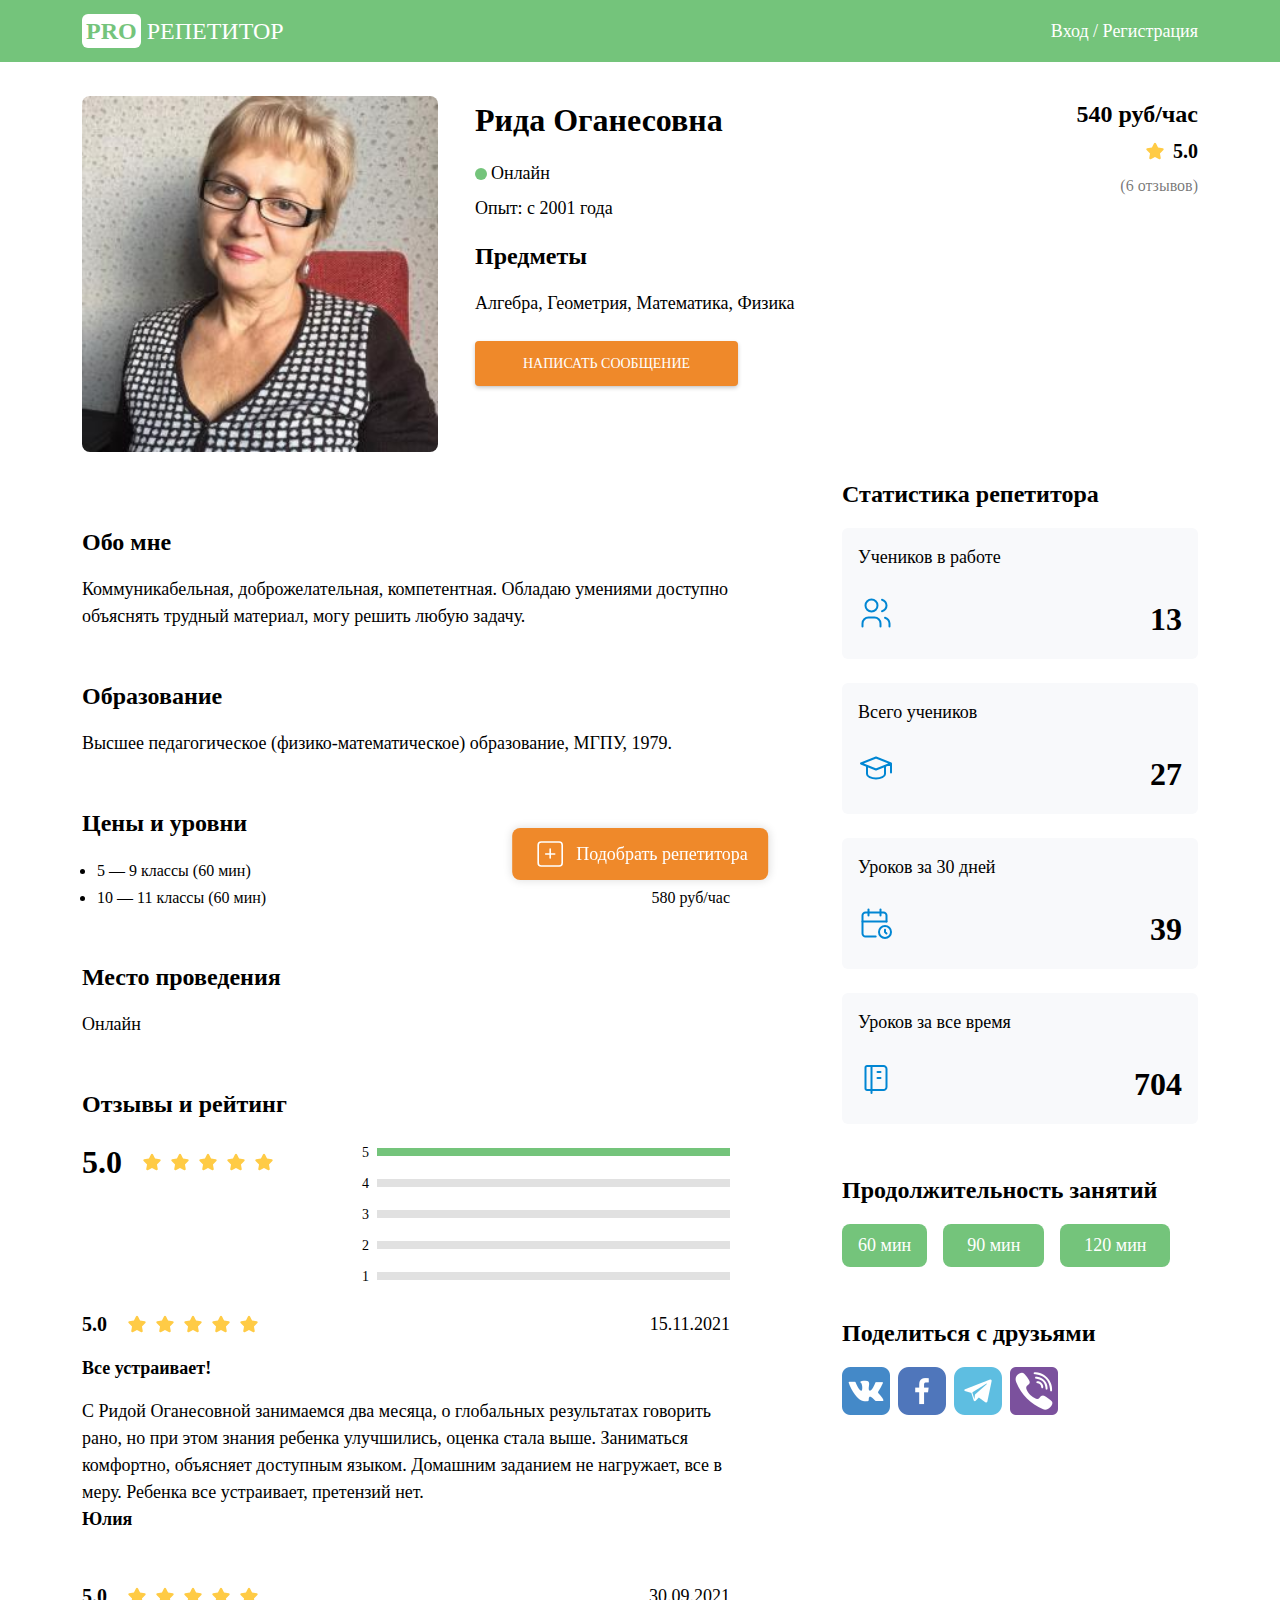
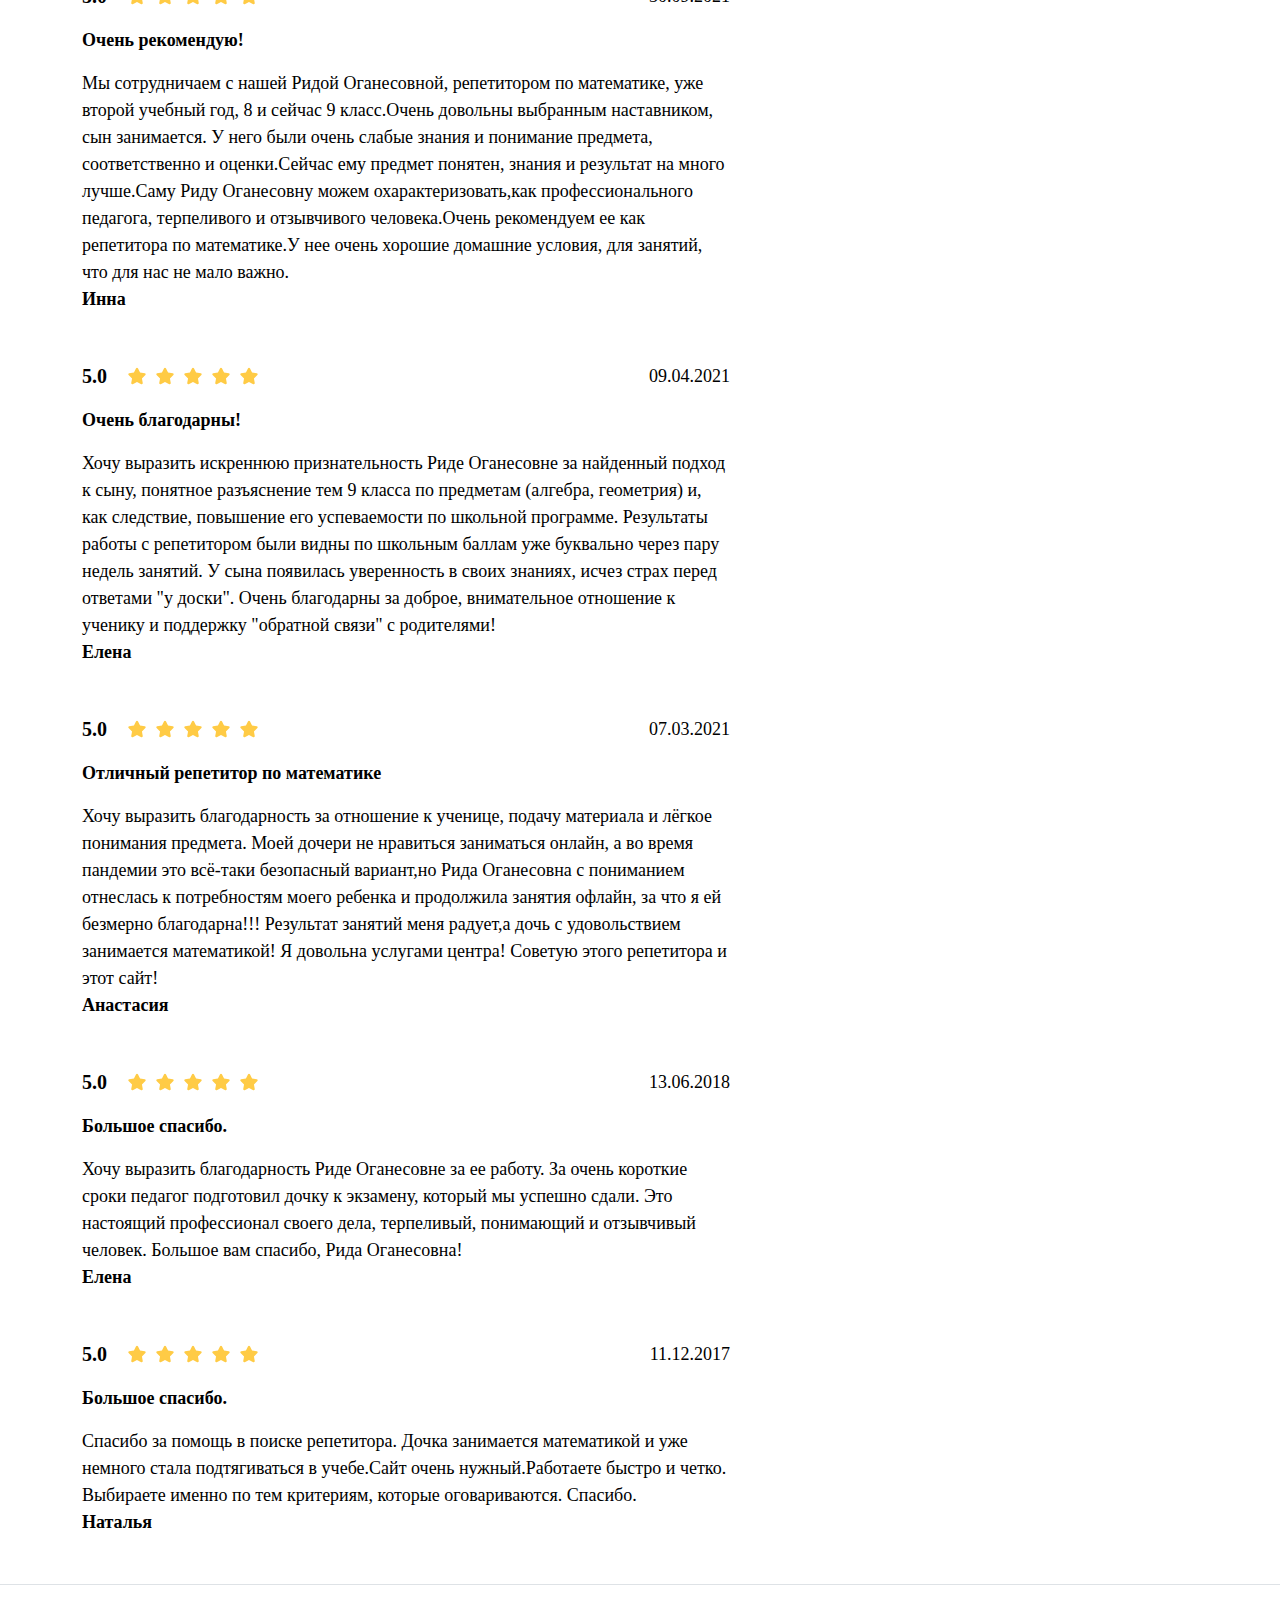
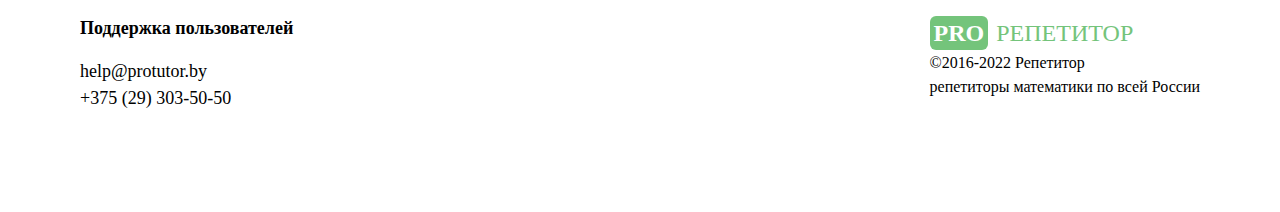
<file: tutor-page.html>
<!DOCTYPE html>
<html lang="en">

<head>
    <meta charset="UTF-8">
    <meta http-equiv="X-UA-Compatible" content="IE=edge">
    <meta name="viewport" content="width=device-width, initial-scale=1.0">
    <title>Репетитор Рида Оганесовна - профиль, отзывы</title>
    <link rel="stylesheet" href="./assets/css/bootstrap/bootstrap.min.css">
    <link rel="stylesheet" href="./assets/css/style.css">

</head>

<body>

    <!-- SIGN IN MODAL -->
    <div class="modal" id="signIn" aria-hidden="true" aria-labelledby="signInToggle" tabindex="-1">
        <div class="modal-dialog d-flex justify-content-center align-items-center">
            <div class="modal-content position-relative custom-dialog bg--gray-light">
                <h3 class="fs-24 text-center fw-semibold">Вход</h3>
                <button type="button" class="btn-close position-absolute" data-bs-dismiss="modal"
                    aria-label="Close"></button>

                <a class="text-decoration-none text-white fs-md-14" data-bs-toggle="modal" href="#signIn"
                    role="button">Вход</a>

                <div class="modal-body">
                    <form action="#">
                        <input type="email" class="form-controller" name="email" placeholder="Email" required />
                        <input type="password" class="form-controller" name="password" placeholder="Пароль" required />
                        <div class="d-flex justify-content-between mb-4">
                            <a class="modal-link" data-bs-target="#forgotPassword" data-bs-toggle="modal"
                                role="button">Забыли пароль?</a>
                            <a class="modal-link" data-bs-target="#signUp" data-bs-toggle="modal"
                                role="button">Регистрация</a>
                        </div>
                        <button
                            class="w-100 fs-14 mt-sm-10 py-3 border-0 text-uppercase custom-shadow bg--green bg--green-hover btn-lg rounded-1 text-white px-md-3 px-lg-5 px-sm-5 fs-md-14">Войти</button>
                    </form>
                </div>
            </div>
        </div>
    </div>

    <!-- FORGOT PASSWORD? -->
    <div class="modal" id="forgotPassword" aria-hidden="true" aria-labelledby="forgotPasswordToggle" tabindex="-1">
        <div class="modal-dialog d-flex justify-content-center align-items-center">
            <div class="modal-content position-relative custom-dialog bg--gray-light">
                <h3 class="fs-24 text-center fw-semibold">Восстановить пароль</h3>
                <button type="button" class="btn-close position-absolute" data-bs-dismiss="modal"
                    aria-label="Close"></button>

                <div class="modal-body">
                    <form action="#">
                        <input type="email" class="form-controller" name="email" placeholder="Email" required />
                        <div class="d-flex justify-content-between mb-4">
                            <a class="modal-link" data-bs-toggle="modal" data-bs-target="#signIn" role="button">Вход</a>
                            <a class="modal-link" data-bs-target="#signUp" data-bs-toggle="modal"
                                role="button">Регистрация</a>
                        </div>
                        <button
                            class="w-100 fs-14 mt-sm-10 py-3 border-0 text-uppercase custom-shadow bg--green bg--green-hover btn-lg rounded-1 text-white px-md-3 px-lg-5 px-sm-5 fs-md-14">Восстановить
                            пароль</button>
                    </form>
                </div>
            </div>
        </div>
    </div>

    <!-- SIGN UP -->
    <div class="modal" id="signUp" aria-hidden="true" aria-labelledby="signUpToggle" tabindex="-1">
        <div class="modal-dialog d-flex justify-content-center align-items-center">
            <div class="modal-content position-relative custom-dialog bg--gray-light">
                <h3 class="fs-24 text-center fw-semibold">Регистрация заказчика</h3>
                <a class="modal-link d-b mx-auto my-2" data-bs-target="#signUpForTheCourse" data-bs-toggle="modal"
                    role="button">Регистрация репетитора</a>
                <button type="button" class="btn-close position-absolute" data-bs-dismiss="modal"
                    aria-label="Close"></button>

                <div class="modal-body">
                    <form action="#">
                        <input type="text" class="form-controller" name="name" placeholder="Имя" required />
                        <input type="number" class="form-controller" name="phone" placeholder="Phone" required />
                        <input type="email" class="form-controller" name="email" placeholder="Email" required />
                        <input type="password" class="form-controller" name="password" placeholder="Пароль" required />
                        <input type="password" class="form-controller" name="password" placeholder="Повторите пароль"
                            required />
                        <button
                            class="w-100 fs-14 mt-sm-10 py-3 border-0 text-uppercase custom-shadow bg--green bg--green-hover btn-lg rounded-1 text-white px-md-3 px-lg-5 px-sm-5 fs-md-14">Зарегистрироваться</button>
                        <div class="d-flex justify-content-center align-items-center my-3">
                            <a href="#" class="modal-link text-uppercase" data-bs-toggle="modal"
                                data-bs-target="#signIn" role="button">Вход</a>
                        </div>
                        <p class="text-center fs-14 mb-0">
                            Регистрируясь, вы соглашаетесь с <a class="modal-link" href="#">политикой
                                конфиденциальности</a> и <a class="modal-link" href="#">договором оферты.</a>
                        </p>
                    </form>
                </div>
            </div>
        </div>
    </div>

    <!-- SIGN UP FOR THE COURSE -->
    <div class="modal" id="signUpForTheCourse" aria-hidden="true" aria-labelledby="signUpForTheCourseToggle"
        tabindex="-1">
        <div class="modal-dialog d-flex justify-content-center align-items-center">
            <div class="modal-content position-relative custom-dialog bg--gray-light">
                <h3 class="fs-24 text-center fw-semibold">Регистрация репетитора</h3>
                <button type="button" class="btn-close position-absolute" data-bs-dismiss="modal"
                    aria-label="Close"></button>

                <div class="modal-body">
                    <form action="#">
                        <input type="text" class="form-controller" name="name" placeholder="ФИО" required />
                        <div class="position-relative mb-4">
                            <span class="arrow-up"></span>
                            <select class="custom-select clear-options bg-white custom-padding">
                                <!-- <option class="selected" disabled selected hidden>По умолчанию</option> -->
                                <option value="1" selected>Математика</option>
                                <option value="2">Алгебра</option>
                                <option value="3">Английский язык</option>
                                <option value="4">Белорусский язык</option>
                                <option value="5">Биология</option>
                                <option value="6">Высшая математика</option>
                                <option value="7">География</option>
                                <option value="8">Дошкольная подготовка</option>
                                <option value="9">Информатика</option>
                                <option value="10">История Беларуси</option>
                                <option value="11">Логопедия</option>
                                <option value="12">Начальная школа</option>
                                <option value="13">Немецкий язык</option>
                                <option value="14">Польский язык</option>
                                <option value="15">Программирование</option>
                                <option value="16">Русский язык</option>
                                <option value="17">Физика</option>
                                <option value="18">Химия</option>
                            </select>
                        </div>
                        <input type="number" class="form-controller" name="phone" placeholder="Phone" required />
                        <input type="email" class="form-controller" name="email" placeholder="Email" required />
                        <input type="password" class="form-controller" name="password" placeholder="Пароль" required />
                        <input type="password" class="form-controller" name="password" placeholder="Повторите пароль"
                            required />
                        <button
                            class="w-100 mb-3 fs-14 mt-sm-10 py-3 border-0 text-uppercase custom-shadow bg--green bg--green-hover btn-lg rounded-1 text-white px-md-3 px-lg-5 px-sm-5 fs-md-14">Стать
                            репетитором</button>
                        <p class="text-center fs-14 mb-0">
                            Регистрируясь, вы соглашаетесь с <a class="modal-link" href="#">политикой
                                конфиденциальности</a>
                        </p>
                    </form>
                </div>
            </div>
        </div>
    </div>

    <!-- FASTER SIGN UP -->
    <div class="modal" id="fasterSignUp" aria-hidden="true" aria-labelledby="fasterSignUpToggle" tabindex="-1">
        <div class="modal-dialog d-flex justify-content-center align-items-center">
            <div class="modal-content position-relative custom-dialog bg--gray-light">
                <h3 class="fs-24 text-center fw-semibold">Заявка на быстры <br> подбор репетитора</h3>
                <button type="button" class="btn-close position-absolute" data-bs-dismiss="modal"
                    aria-label="Close"></button>

                <div class="modal-body">
                    <form action="#" id="fasterSignUpForm">
                        <div class="position-relative mb-4">
                            <span class="arrow-up"></span>
                            <select class="custom-select bg-white border-warning-one">
                                <option class="selected" value="selectedValue" disabled selected hidden>По умолчанию
                                </option>
                                <option value="1">Алгебра</option>
                                <option value="2">Английский язык</option>
                                <option value="3">Белорусский язык</option>
                                <option value="4">Биология</option>
                                <option value="5">Высшая математика</option>
                                <option value="6">География</option>
                                <option value="7">Дошкольная подготовка</option>
                                <option value="8">Информатика</option>
                                <option value="9">История Беларуси</option>
                                <option value="10">Логопедия</option>
                                <option value="11">Математика</option>
                                <option value="12">Начальная школа</option>
                                <option value="13">Немецкий язык</option>
                                <option value="14">Польский язык</option>
                                <option value="15">Программирование</option>
                                <option value="16">Русский язык</option>
                                <option value="17">Физика</option>
                                <option value="18">Химия</option>
                            </select>
                        </div>
                        <div class="position-relative mb-4">
                            <span class="arrow-up"></span>
                            <select class="custom-select bg-white border-warning-one">
                                <option class="selected" value="selectedValue" disabled selected hidden>Возрастная
                                    категория</option>
                                <option value="1">Средняя школа</option>
                                <option value="2">Старшая школа</option>
                                <option value="3">Взрослые</option>
                            </select>
                        </div>

                        <button type="submit" data-bs-target="#quickStep" data-bs-toggle="modal" role="button"
                            class="w-100 fs-14 mt-sm-10 py-3 border-0 text-uppercase custom-shadow bg--green bg--green-hover btn-lg rounded-1 text-white px-md-3 px-lg-5 px-sm-5 fs-md-14">Подобрать
                            бесплатно
                        </button>
                    </form>
                </div>
            </div>
        </div>
    </div>

    <!-- QUICK STEP -->
    <div class="modal" id="quickStep" aria-hidden="true" aria-labelledby="quickStepToggle" tabindex="-1">
        <div class="modal-dialog d-flex justify-content-center align-items-center">
            <div class="modal-content position-relative custom-dialog bg--gray-light">
                <h3 class="fs-24 text-center fw-semibold">Остался всего один шаг</h3>
                <button type="button" class="btn-close position-absolute" data-bs-dismiss="modal"
                    aria-label="Close"></button>

                <div class="modal-body">
                    <form action="#" id="fasterSignUpForm">
                        <input type="number" class="form-controller" name="phone" placeholder="Phone" required />
                        <input type="text" class="form-controller" name="name" placeholder="Имя" required />
                        <input type="email" class="form-controller" name="email" placeholder="Email" required />

                        <button type="submit"
                            class="w-100 fs-14 mt-sm-10 py-3 border-0 text-uppercase custom-shadow bg--green bg--green-hover btn-lg rounded-1 text-white px-md-3 px-lg-5 px-sm-5 fs-md-14">Отправить
                            заявку
                        </button>
                        <p class="text-center fs-14 mt-3 mb-0">
                            Оформляя заяку, вы соглашаетесь с
                            <a class="modal-link" href="#">политикой конфиденциальности</a> и <a class="modal-link"
                                href="#">договором оферты.</a>
                        </p>
                    </form>
                </div>
            </div>
        </div>
    </div>

    <!-- fixed button -->
    <button data-bs-target="#fasterSignUp" data-bs-toggle="modal" role="button"
        class="py-2 border-0 bg--orange text-white order-button fs-md-14 d-flex justify-content-center align-items-center gap-2">
        <svg width="36" height="36" viewBox="0 0 36 36" fill="none" xmlns="http://www.w3.org/2000/svg"
            style="color: #fff">
            <path
                d="M27 6H9C7.34315 6 6 7.34315 6 9V27C6 28.6569 7.34315 30 9 30H27C28.6569 30 30 28.6569 30 27V9C30 7.34315 28.6569 6 27 6Z"
                stroke="#EF892A" stroke-width="1.6" stroke-linecap="round" stroke-linejoin="round"></path>
            <path d="M13.5 18H22.5" stroke="#ffff" stroke-width="1.6" stroke-linecap="round" stroke-linejoin="round">
            </path>
            <path d="M18 13V22" stroke="#ffff" stroke-width="1.6" stroke-linecap="round" stroke-linejoin="round"></path>
        </svg>
        Подобрать репетитора
    </button>

    <!-- Navbar -->
    <nav class="navbar bg--green py-2">
        <div class="container-sm">
            <a class="fs-md-14 navbar-brand cursor-pointer text-uppercase fs-24 text-white fw-normal">
                <span class="bg-white p-1 text--green rounded-2 fw-semibold fs-md-14">PRO</span>
                Репетитор
            </a>
            <div>
                <span class="text-white text-ss fw-normal fs-md-14">
                    <a class="text-decoration-none text-white fs-md-14" data-bs-toggle="modal" href="#signIn"
                        role="button">Вход</a> /
                    <a class="text-decoration-none text-white fs-md-14" data-bs-target="#signUp" data-bs-toggle="modal"
                        role="button">Регистрация</a>
                </span>
            </div>
        </div>
    </nav>
    <!-- Teacher's bio -->
    <div class="container">
        <div class="row py-4 m-custom-10">
            <div class="col-lg-4 col-md-4">
                <img class="w-100 rounded-3" src="./assets/img/teacher.jpg" alt="teacher">
            </div>
            <div class="col-lg-5 col-md-5 p-custom-25">
                <span class="info_name fs-32 fw-semibold mb-3 d-block fs-md-20 mt-sm-20 mb-sm-05">
                    Рида Оганесовна
                </span>
                <span class="info_online d-flex align-items-center gap-1 mb-2 fs-md-14">
                    <div class="bg--green rounded-5"></div>
                    Онлайн
                </span>

                <div class="d-flex gap-2 mobile-rate">
                    <div>
                        <span class="bg-stars-mobile"></span>
                    </div>
                    <span class="info_fee fs-14 text--gray d-block">
                        5.0
                    </span>
                    <a class="fs-14 gray--hover text--gray text-decoration-none w-100" href="#">
                        (6 отзывов)
                    </a>
                </div>

                <span class="info_practice fs-md-14">Опыт: с 2001 года</span>
                <span class="info_title fs-24 fw-semibold d-block my-3 fs-md-16 d-t-none">
                    Предметы
                </span>
                <span class="info_subjects d-block mb-4 fs-md-14 d-t-none">
                    Алгебра, Геометрия, Математика, Физика
                </span>
                <button
                    class="btn-100 mt-sm-10 py-2 p-t-b-custom border-0 text-uppercase custom-shadow btn-orange btn-lg bg--orange rounded-1 text-white px-md-3 px-lg-5 px-sm-5 fs-md-14"
                    data-bs-toggle="modal" data-bs-target="#fasterSignUp">Написать
                    сообщение</button>

            </div>
            <div class="col-lg-3 col-md-3 text-end desktop-rate">
                <span class="info_fee fs-24 fw-semibold mb-1 d-block fs-md-20">
                    540 руб/час
                </span>
                <div class="d-flex align-items-center gap-1 ml-20 justify-content-end">
                    <div class="d-flex align-items-center">
                        <span class="bg-stars w-28"></span>
                    </div>
                    <span class="info_fee fs-20 fw-semibold">
                        5.0
                    </span>
                </div>
                <a class="fs-16 gray--hover text--gray d-inline-block mt-2 mb-4 text-decoration-none" href="#">
                    (6 отзывов)
                </a>
            </div>
        </div>
    </div>
    <!-- About lessons' time -->
    <div class="container">
        <div class="row">
            <div class="col-lg-8 p-custom-100">
                <span class="info_title fs-24 fw-semibold d-block fs-md-16 d-t-block">
                    Предметы
                </span>
                <span class="info_subjects d-block mb-4 fs-md-14 d-t-block">
                    Алгебра, Геометрия, Математика, Физика
                </span>

                <div class="custom-hr mb-5"></div>

                <span class="fs-24 fw-semibold mb-3 d-block fs-md-16">Обо мне</span>
                <span class="fs-18 d-block fs-md-14">
                    Коммуникабельная, доброжелательная, компетентная. Обладаю умениями доступно объяснять трудный
                    материал, могу решить любую задачу.
                </span>

                <div class="custom-hr mb-5"></div>

                <span class="fs-24 fw-semibold mb-3 d-block fs-md-16">Образование</span>
                <span class="fs-18 d-block fs-md-14">
                    Высшее педагогическое (физико-математическое) образование, МГПУ, 1979.
                </span>

                <div class="custom-hr mb-5"></div>

                <span class="fs-24 fw-semibold mb-3 d-block fs-md-16">Цены и уровни</span>

                <ul class="p-0 p-custom">
                    <li class="li-price justify-content-between">
                        <div class="info-time d-inline-block">
                            <span class="fs-16 fs-md-14">5 — 9 классы (60 мин)</span>
                        </div>

                        <div class="info-price d-inline-block float-end">
                            <span class="fs-16 fs-md-14">540 руб/час</span>
                        </div>
                    </li>
                    <li class="li-price justify-content-between">
                        <div class="info-time d-inline-block">
                            <span class="fs-16 fs-md-14">10 — 11 классы (60 мин)</span>
                        </div>

                        <div class="info-price d-inline-block float-end">
                            <span class="fs-16 fs-md-14">580 руб/час</span>
                        </div>
                    </li>
                </ul>

                <div class="custom-hr mb-5"></div>

                <span class="fs-24 fw-semibold mb-3 d-block fs-md-16">Место проведения</span>
                <span class="fs-18 d-block fs-md-14">
                    Онлайн
                </span>

                <div class="custom-hr mb-5"></div>

                <span class="fs-24 fw-semibold mb-3 d-block fs-md-16">Отзывы и рейтинг</span>

                <div class="row mb-3">
                    <div class="col-lg-5 col-md-3">
                        <div class="d-flex gap-3">
                            <span class="fs-32 fw-semibold">
                                5.0
                            </span>
                            <span class="bg-stars align-self-center"></span>
                        </div>
                    </div>
                    <div class="col-lg-7 col-md-9">
                        <div class="d-flex gap-2 mb-1">
                            <div class="rate-scroe">
                                <span class="fs-14">5</span>
                            </div>
                            <div class="rate-bar custom-height bg--green w-100 align-self-center"></div>
                        </div>
                        <div class="d-flex gap-2 mb-1">
                            <div class="rate-scroe">
                                <span class="fs-14">4</span>
                            </div>
                            <div class="rate-bar custom-height bg--gray w-100 align-self-center"></div>
                        </div>
                        <div class="d-flex gap-2 mb-1">
                            <div class="rate-scroe">
                                <span class="fs-14">3</span>
                            </div>
                            <div class="rate-bar custom-height bg--gray w-100 align-self-center"></div>
                        </div>
                        <div class="d-flex gap-2 mb-1">
                            <div class="rate-scroe">
                                <span class="fs-14">2</span>
                            </div>
                            <div class="rate-bar custom-height bg--gray w-100 align-self-center"></div>
                        </div>
                        <div class="d-flex gap-2 mb-1">
                            <div class="rate-scroe">
                                <span class="fs-14">1</span>
                            </div>
                            <div class="rate-bar custom-height bg--gray w-100 align-self-center"></div>
                        </div>
                    </div>
                </div>
                <!-- Section comment -->
                <div class="section-comment">
                    <div class="comment-child mb-5">
                        <div class="d-flex justify-content-between">
                            <div class="rate-title d-flex gap-3">
                                <span class="fs-20 fw-semibold">
                                    5.0
                                </span>
                                <span class="bg-stars align-self-center"></span>
                            </div>
                            <div class="date align-self-center">
                                <span class="fs-18 fs-md-14">
                                    15.11.2021
                                </span>
                            </div>
                        </div>

                        <span class="fs-18 fw-semibold d-block my-3 fs-md-14">
                            Все устраивает!
                        </span>

                        <span class="fs-md-14">
                            С Ридой Оганесовной занимаемся два месяца, о глобальных результатах говорить рано, но при
                            этом
                            знания ребенка улучшились, оценка стала выше. Заниматься комфортно, объясняет доступным
                            языком.
                            Домашним заданием не нагружает, все в меру. Ребенка все устраивает, претензий нет.
                        </span>

                        <span class="fw-semibold d-block fs-md-14">
                            Юлия
                        </span>
                    </div>

                    <div class="comment-child mb-5">
                        <div class="d-flex justify-content-between">
                            <div class="rate-title d-flex gap-3">
                                <span class="fs-20 fw-semibold">
                                    5.0
                                </span>
                                <span class="bg-stars align-self-center"></span>
                            </div>
                            <div class="date align-self-center">
                                <span class="fs-18 fs-md-14">
                                    30.09.2021
                                </span>
                            </div>
                        </div>

                        <span class="fs-18 fw-semibold d-block my-3 fs-md-14">
                            Очень рекомендую!
                        </span>

                        <span class="fs-md-14">
                            Мы сотрудничаем с нашей Ридой Оганесовной, репетитором по математике, уже второй учебный
                            год, 8 и сейчас 9 класс.Очень довольны выбранным наставником, сын занимается. У него были
                            очень слабые знания и понимание предмета, соответственно и оценки.Сейчас ему предмет
                            понятен, знания и результат на много лучше.Саму Риду Оганесовну можем охарактеризовать,как
                            профессионального педагога, терпеливого и отзывчивого человека.Очень рекомендуем ее как
                            репетитора по математике.У нее очень хорошие домашние условия, для занятий, что для нас не
                            мало важно.
                        </span>

                        <span class="fw-semibold d-block fs-md-14">
                            Инна
                        </span>
                    </div>

                    <div class="comment-child mb-5">
                        <div class="d-flex justify-content-between">
                            <div class="rate-title d-flex gap-3">
                                <span class="fs-20 fw-semibold">
                                    5.0
                                </span>
                                <span class="bg-stars align-self-center"></span>
                            </div>
                            <div class="date align-self-center">
                                <span class="fs-18 fs-md-14">
                                    09.04.2021
                                </span>
                            </div>
                        </div>

                        <span class="fs-18 fw-semibold d-block my-3 fs-md-14">
                            Очень благодарны!
                        </span>

                        <span class="fs-md-14">
                            Хочу выразить искреннюю признательность Риде Оганесовне за найденный подход к сыну, понятное
                            разъяснение тем 9 класса по предметам (алгебра, геометрия) и, как следствие, повышение его
                            успеваемости по школьной программе. Результаты работы с репетитором были видны по школьным
                            баллам уже буквально через пару недель занятий. У сына появилась уверенность в своих
                            знаниях, исчез страх перед ответами "у доски". Очень благодарны за доброе, внимательное
                            отношение к ученику и поддержку "обратной связи" с родителями!
                        </span>

                        <span class="fw-semibold d-block fs-md-14">
                            Елена
                        </span>
                    </div>

                    <div class="comment-child mb-5">
                        <div class="d-flex justify-content-between">
                            <div class="rate-title d-flex gap-3">
                                <span class="fs-20 fw-semibold">
                                    5.0
                                </span>
                                <span class="bg-stars align-self-center"></span>
                            </div>
                            <div class="date align-self-center">
                                <span class="fs-18 fs-md-14">
                                    07.03.2021
                                </span>
                            </div>
                        </div>

                        <span class="fs-18 fw-semibold d-block my-3 fs-md-14">
                            Отличный репетитор по математике
                        </span>

                        <span class="fs-md-14">
                            Хочу выразить благодарность за отношение к ученице, подачу материала и лёгкое понимания
                            предмета. Моей дочери не нравиться заниматься онлайн, а во время пандемии это всё-таки
                            безопасный вариант,но Рида Оганесовна с пониманием отнеслась к потребностям моего ребенка и
                            продолжила занятия офлайн, за что я ей безмерно благодарна!!! Результат занятий меня
                            радует,а дочь с удовольствием занимается математикой! Я довольна услугами центра! Советую
                            этого репетитора и этот сайт!
                        </span>

                        <span class="fw-semibold d-block fs-md-14">
                            Анастасия
                        </span>
                    </div>

                    <div class="comment-child mb-5">
                        <div class="d-flex justify-content-between">
                            <div class="rate-title d-flex gap-3">
                                <span class="fs-20 fw-semibold">
                                    5.0
                                </span>
                                <span class="bg-stars align-self-center"></span>
                            </div>
                            <div class="date align-self-center">
                                <span class="fs-18 fs-md-14">
                                    13.06.2018
                                </span>
                            </div>
                        </div>

                        <span class="fs-18 fw-semibold d-block my-3 fs-md-14">
                            Большое спасибо.
                        </span>

                        <span class="fs-md-14">
                            Хочу выразить благодарность Риде Оганесовне за ее работу. За очень короткие сроки педагог
                            подготовил дочку к экзамену, который мы успешно сдали. Это настоящий профессионал своего
                            дела, терпеливый, понимающий и отзывчивый человек. Большое вам спасибо, Рида Оганесовна!
                        </span>

                        <span class="fw-semibold d-block fs-md-14">
                            Елена
                        </span>
                    </div>

                    <div class="comment-child mb-5">
                        <div class="d-flex justify-content-between">
                            <div class="rate-title d-flex gap-3">
                                <span class="fs-20 fw-semibold">
                                    5.0
                                </span>
                                <span class="bg-stars align-self-center"></span>
                            </div>
                            <div class="date align-self-center">
                                <span class="fs-18 fs-md-14">
                                    11.12.2017
                                </span>
                            </div>
                        </div>

                        <span class="fs-18 fw-semibold d-block my-3 fs-md-14">
                            Большое спасибо.
                        </span>

                        <span class="fs-md-14">
                            Спасибо за помощь в поиске репетитора. Дочка занимается математикой и уже немного стала
                            подтягиваться в учебе.Сайт очень нужный.Работаете быстро и четко. Выбираете именно по тем
                            критериям, которые оговариваются. Спасибо.
                        </span>

                        <span class="fw-semibold d-block fs-md-14">
                            Наталья
                        </span>
                    </div>
                </div>
            </div>
            <div class="col-lg-4">
                <span class="fs-24 fw-semibold mb-3 d-block">Статистика репетитора</span>

                <div class="row">
                    <div class="col-lg-12 col-md-6 col-sm-6">
                        <div class="bg--light-gray rounded-2 p-3 mb-4">
                            <span class="d-block mb-4 fs-md-14">
                                Учеников в работе
                            </span>
                            <div class="d-flex justify-content-between ">
                                <div>
                                    <img src="./assets/img/stat-1.svg" />
                                </div>
                                <div>
                                    <span class="fs-32 fs-md-24 fw-semibold">
                                        13
                                    </span>
                                </div>
                            </div>
                        </div>
                    </div>

                    <div class="col-lg-12 col-md-6 col-sm-6">
                        <div class="bg--light-gray rounded-2 p-3 mb-4">
                            <span class="d-block mb-4 fs-md-14">
                                Всего учеников
                            </span>
                            <div class="d-flex justify-content-between ">

                                <div>
                                    <img src="./assets/img/stat-2.svg" />
                                </div>
                                <div>
                                    <span class="fs-32 fw-semibold fs-md-24">
                                        27
                                    </span>
                                </div>
                            </div>
                        </div>
                    </div>

                    <div class="col-lg-12 col-md-6 col-sm-6">
                        <div class="bg--light-gray rounded-2 p-3 mb-4">
                            <span class="d-block mb-4 fs-md-14">
                                Уроков за 30 дней
                            </span>
                            <div class="d-flex justify-content-between ">

                                <div>
                                    <img src="./assets/img/stat-3.svg" />
                                </div>
                                <div>
                                    <span class="fs-32 fw-semibold fs-md-24">
                                        39
                                    </span>
                                </div>
                            </div>
                        </div>
                    </div>

                    <div class="col-lg-12 col-md-6 col-sm-6">
                        <div class="bg--light-gray rounded-2 p-3 mb-5">
                            <span class="d-block mb-4 fs-md-14">
                                Уроков за все время
                            </span>
                            <div class="d-flex justify-content-between ">

                                <div>
                                    <img src="./assets/img/stat-4.svg" />
                                </div>
                                <div>
                                    <span class="fs-32 fw-semibold fs-md-24">
                                        704
                                    </span>
                                </div>
                            </div>
                        </div>
                    </div>
                </div>

                <span class="fs-24 fw-semibold mb-3 d-block fs-md-16">Продолжительность занятий</span>

                <div class="d-flex gap-3 mb-5">
                    <div class="bg--green py-2 px-3 rounded-3 text-white fs-md-14">
                        60 мин
                    </div>

                    <div class="bg--green py-2 px-4 rounded-3 text-white fs-md-14">
                        90 мин
                    </div>

                    <div class="bg--green py-2 px-4 rounded-3 text-white fs-md-14">
                        120 мин
                    </div>
                </div>

                <span class="fs-24 fw-semibold mb-3 d-block fs-md-16">Поделиться с друзьями</span>
                <div class="d-flex gap-2 social-media">
                    <a href="#">
                        <img src="./assets/img/vk.png" alt="">
                    </a>

                    <a href="#">
                        <img src="./assets/img/facebook.png" alt="">
                    </a>

                    <a href="#">
                        <img src="./assets/img/telegram.png" alt="">
                    </a>

                    <a href="#">
                        <img src="./assets/img/viber.png" alt="">
                    </a>
                </div>
            </div>
        </div>
    </div>
    <!-- Footer -->
    <div class="container_fluid border-top">
        <div class="container footer-custom-padding">
            <div class="d-flex justify-content-between custom-flex">
                <div class="footer-info">
                    <span class="fs-18 fw-semibold d-block mb-3 fs-md-14">Поддержка пользователей</span>
                    <a class="fs-18 text-decoration-none text--black d-block fs-md-14" href="#">help@protutor.by</a>
                    <a class="fs-18 text-decoration-none text--black d-block fs-md-14" href="#">+375 (29) 303-50-50</a>
                </div>

                <div class="footer-logo">
                    <a class="navbar-brand cursor-pointer text-uppercase fs-4 text--green fw-normal fs-md-14"><span
                            class="bg--green p-1 me-2 text-white rounded-2 fw-semibold">PRO</span>Репетитор</a>
                    <span class="footer-copyright fs-16 d-block fs-md-14">
                        ©2016-2022 Репетитор
                    </span>
                    <span class="footer-copyright fs-16 d-block fs-md-14">
                        репетиторы математики по всей России
                    </span>
                </div>

            </div>
        </div>
    </div>
    <script src="./assets/css/bootstrap/bootstrap.bundle.min.js"></script>
    <script>
        // For faster sign up
        let fasterSignUp = document.querySelector("#fasterSignUpForm")


        fasterSignUp.addEventListener("click", (e) => {
            e.preventDefault();
            let select = document.querySelectorAll(".border-warning-one");
            if (select[0].value == "selectedValue") {
                console.log("choose an option")
            } else {

            }
        })
    </script>
</body>

</html>
</file>
<file: assets/css/style.css>
@import url("https://cdn.statically.io/gist/mfd/f3d96ec7f0e8f034cc22ea73b3797b59/raw/fad2f254369fb54250260077a4c87391a6280c52/gotham.css");

:root {
  --cl-green: #74c47b;
  --cl-orange: #ef892a;
  --cl-black: #000;
  --cl-gray: rgba(0, 0, 0, 0.54);
  --cl-light-gray: #f8f9fb;
  --swiper-navigation-size: 25px !important;
}

*,
*::before,
*::after {
  margin: 0;
  padding: 0;
  box-sizing: border-box;
}

body {
  font-family: "GothamPro";
  font-size: 18px;
  font-weight: 300;
  color: var(--cl-black);
}

a,
a:link {
  text-decoration: none;
  text-decoration-thickness: 3px;
}

.bg--green {
  background-color: var(--cl-green);
  transition: 0.3s ease;
}

.bg--green-hover:hover {
  background-color: #31bc58;
  box-shadow: 0 !important;
}

.bg--light-gray {
  background-color: var(--cl-light-gray);
}

.bg--orange {
  background-color: var(--cl-orange);
}

.bg--gray {
  background-color: #e1e1e1;
}

.bg--gray-light {
  background-color: var(--cl-light-gray);
}

.text--green {
  color: var(--cl-green) !important;
}

.text--gray {
  color: var(--cl-gray) !important;
}

.text--black {
  color: var(--cl-black) !important;
}

.gray--hover:hover {
  color: var(--cl-green);
}

/* reuseable classes */
.fs-32 {
  font-size: 32px;
}

.fs-24 {
  font-size: 24px;
}

.fs-20 {
  font-size: 20px;
}

.fs-18 {
  font-size: 18px;
}

.fs-16 {
  font-size: 16px;
}

.fs-14 {
  font-size: 14px;
}

/* File generated please don't touch */
.mt-30{margin-top:2rem!important}.cursor-pointer{cursor:pointer}.regular-icon{height:48px;width:48px;background-size:48px 48px}.social-media a:hover{opacity:.6}.custom-shadow{box-shadow:0 .3px .5px rgba(0,0,0,0.1),0px 2px 4px rgba(0,0,0,0.2)}.footer-custom-padding{padding:30px 0 100px 0}.btn-orange{font-size:14px;transition:all .1s ease-in}.btn-orange:hover,.btn-orange:focus-visible,.btn-orange:active{background:#eb7d19;box-shadow:none}.order-button{width:max-content;border-radius:8px;padding:10px 20px;font-weight:300;position:fixed;z-index:2;bottom:20px;left:50%;transform:translate(-50%,0);box-shadow:0 0 10px rgba(0,0,0,0.14)}.order-button:hover{background:#eb7d19}.order-button svg path{stroke:#fff}.info_online div{width:12px;height:12px}.bg-stars{background-image:url("../img/yellow-star.svg");width:140px;height:18px;display:block;right:0}.li-price{list-style-type:disc!important}.p-custom{padding-left:15px!important}.custom-height{height:8px!important}.custom-flex{margin-left:10px!important;margin-right:10px!important}.mobile-rate{display:none!important}.d-t-block{display:none!important}.header-banner{background-image:url("../img/banner.jpg");padding:55px 0;background-size:auto;background-size:cover}.m-custom-10{margin-top:10px}.p-custom-25{padding-left:25px}.p-custom-100{padding-right:100px}.hero-title{font-size:32px;line-height:41px;margin-bottom:38px;max-width:490px}.hero-description{font-size:18px;line-height:24px;margin-bottom:50px;max-width:390px}.header-form{width:412px;background:#f8f9fb;border-radius:8px;padding:34px 24px 44px}.custom-select{position:relative;width:100%;padding:10px;border-radius:8px;border:1px solid #e1e1e1;font-family:"Gothampro";font-weight:300;-webkit-appearance:none;font-size:16px}.custom-select:invalid{color:var(--cl-gray)!important}.arrow-up{position:absolute;z-index:1;display:block;background:url("../img/arrow-up.svg");width:24px;height:24px;right:4px;top:50%;transform:translate(-50%,-50%)}.btn-reg{padding:12px 0!important}.custom-select>*{font-family:sans-serif!important;font-weight:500!important}.header-form::before{content:"";position:absolute;left:400px;bottom:120px;width:288px;height:58px;display:block;background:url("/assets/img/header-arrow.svg");background-repeat:no-repeat!important}.student-section ul{padding-left:0;margin-bottom:0}.student-section ul li a{color:var(--cl-black);text-decoration:none}.student-section ul li a:hover{transition:.3s ease;color:var(--cl-green)}.student-section ul li{position:relative;padding-right:20px}.student-section ul li::after{width:4px;height:4px;border-radius:50%;background:#000;content:"";position:absolute;right:8px;top:calc(50% - 2px)}.faq-card{background-color:#f8f9fb;margin-bottom:24px}.faq-card:last-child{margin-bottom:0}.faq-card p{margin-bottom:0}.swiper{width:100%;height:100%}.swiper-slide{font-size:18px;background:#fff;display:-webkit-box;display:-ms-flexbox;display:-webkit-flex;display:flex;flex-direction:column;border-radius:8px}.recalls-text{margin-bottom:0}.swiper-button-next,.swiper-button-prev{margin-top:-35px!important;color:var(--cl-black)}.swiper{margin-left:auto;margin-right:auto}.swiper-pagination{margin:40px 0;margin-bottom:0;display:flex;gap:10px;position:relative!important}.swiper-pagination-bullet{width:16px;height:16px;border-radius:3px;transition:.3s ease;background-color:#0065d3}.swiper-pagination-bullet-active{width:45px}.swiper-slide p{margin-bottom:0}.swiper-slide{padding:40px}.working-section ul{padding-left:0!important;list-style:none;gap:20px}.grid{display:grid;grid-template-columns:repeat(auto-fit,minmax(250px,1fr))}.item-d{border-radius:8px;padding:16px;background:linear-gradient(182.32deg,#ffaf37 -44.37%,#f4952e 38.87%,#ef6c2a 115.65%)}.item-d p{margin-bottom:0}.category-section .grid-dd{display:grid;gap:20px;grid-template-columns:repeat(auto-fit,minmax(300px,1fr))}.grid-dd .card-dd{border-radius:8px;background-color:var(--cl-light-gray);padding:25px 50px}.grid-dd .card-dd p{margin-bottom:0}.big-card{padding:24px 24px;border-radius:8px;width:100%;margin-bottom:24px}.tutor-resume-head{display:flex;justify-content:space-between;margin-bottom:32px}.tutor-img-link{display:block;width:156px;height:156px;border-radius:8px;overflow:hidden}.tutor-author-info{width:calc(490px - 156px - 36px);margin:0 auto 0 36px;padding-right:10px}.tutor-column{width:170px}.tutor-row{display:flex;justify-content:space-between}.tutor--column{display:flex;flex-direction:column}.tutor--column:nth-child(1){width:490px}.tutor--column:nth-child(2){width:170px}.resume-price{width:490px;margin-top:36px}.min-d-768{display:none}.tutor__form-list{display:flex;flex-direction:column;position:relative;padding:0 0 0 30px;margin:36px 0;list-style:none}.tutor__form-list::before{height:100%;width:6px;border-radius:4px;background:#ef892a;content:"";position:absolute;left:0;top:0;display:block}.tutor__list-item{font-size:16px;line-height:20px}.tutor__list-item:not(:last-child){margin-bottom:18px}.tutor-form{padding:44px 115px!important}.selected{color:var(--cl-gray)}.p-s{position:sticky;position:-webkit-sticky;top:0;padding-top:24px}.d-b-b{margin-top:24px}.border-color-0{border:0 solid #e1e1e1!important}.custom-padding{padding:13px}.big-card-form .header-form{width:100%;padding:10px 0}.tutor-img-link img{width:100%;height:100%;object-fit:cover;object-position:center}.w-28{width:28px}.ml-20{margin-left:20px}.p-t-b-custom{padding-top:12px!important;padding-bottom:12px!important}.ul-pagination{display:flex;justify-content:center;align-items:center;list-style:none;padding:0;margin:35px 0 0;gap:15px}.ul-pagination li{display:flex;align-items:center;justify-content:center;width:48px;height:48px;background:#f8f9fb;border:1px solid #f8f9fb;border-radius:4px}.ul-pagination li a{display:flex;align-items:center;justify-content:center;width:100%;height:100%;font-size:18px;line-height:23px;color:#000;text-decoration:none;cursor:pointer}.ul-pagination .li-disabled a{background:url("../img/double-left-arrows-angles.svg") no-repeat center;background-size:14px;opacity:.3}.ul-pagination li:nth-child(2) a{background:url("../img/prev.svg") no-repeat center;background-size:14px;opacity:.3}.ul-pagination li.active{border-color:var(--cl-green);pointer-events:none}.ul-pagination li.active a{color:var(--cl-green);font-weight:400}.ul-pagination li:nth-child(8) a{background:url("../img/next.svg") no-repeat center;background-size:14px}.ul-pagination li:nth-child(9) a{background:url("../img/double-right-arrows-angles.svg") no-repeat center;background-size:14px}.custom-form{width:100%;background:#f8f9fb;border-radius:8px;padding:10px 0}.btn-close{right:22px;top:22px}.custom-dialog{padding:40px 24px}.modal-content{width:82%!important}.modal-body{padding:30px 0;padding-bottom:0}.form-controller{width:100%;height:48px;background:#fff;border:1px solid #e1e1e1;border-radius:6px;padding:10px 16px;font-size:18px;line-height:23px;color:#000;margin-bottom:24px;outline:0;font-weight:300}.modal-link{font-size:16px;line-height:20px;background:0;padding:0;border:0;outline:0;cursor:pointer;color:#74c47b!important;border-bottom:1px solid #74c47b;border-bottom-color:#74c47b;transition:.3s ease}.modal-link:hover{border-bottom-color:transparent!important}#clearBtn{background-color:transparent;border:2px solid #74c47b;border-radius:4px;padding:10px 14px}@media(max-width:1170px){.tutor--column:nth-child(1){width:calc(100% - 185px);padding-right:10px}}.bg-p{background-position:-32px!important}@media(max-width:1199px){.header-form::before{display:none}.container,.container-lg,.container-md,.container-sm,.container-xl{max-width:1170px!important}}@media(min-width:1400px){.container,.container-lg,.container-md,.container-sm,.container-xl,.container-xxl{max-width:1170px}}@media(max-width:576px){.width-100{width:100%}}@media(max-width:992px){.p-custom{padding-left:10px!important}.m-custom-10{margin-top:0}.p-custom-25{padding-left:10px}.fs-32{font-size:24px}.fs-md-24{font-size:24px}.fs-md-20{font-size:20px}.fs-md-16{font-size:16px}.fs-md-14{font-size:14px!important}.social-media{margin-bottom:20px}.form-side{justify-content:center!important;flex-direction:column!important}.right-side,.left-side{width:100%}.header-form{background-color:transparent;width:100%;padding:0}.header-banner{padding:20px 0}.hero-title{margin-bottom:10px}.hero-description{margin-bottom:20px}.d-n-992{display:none}.working-section{padding-top:20px!important;padding-bottom:20px!important}.ss{margin-top:20px!important}.text-center-992{text-align:center}.p-custom-100{padding-right:10px}.section-question{padding:20px!important}.quote-title{justify-content:center!important}.quotes-info h2{margin-bottom:10px!important}.section-quotes{padding:25px 0!important}.dd{margin-top:20px!important}.tutor-form{padding:44px 20px!important}}@media(max-width:576px){.container,.container-sm{max-width:860px!important}.custom-flex{flex-direction:column;gap:20px;margin-left:20px}.swiper-slide{padding:10px}.section-quotes{background-color:#fff}.swiper-slide{font-size:18px;background-color:var(--cl-light-gray)}.swiper-button-next,.swiper-button-prev{display:none!important}.swiper-pagination{margin:25px 0}}@media(max-width:768px){.custom-hr{background-color:#bbb;height:1px;width:100%;margin-bottom:20px!important;margin-top:20px!important}.ul-pagination li{width:32px;height:32px}.ul-pagination li a{font-size:14px;line-height:18px}.mt-sm-20{margin-top:20px}.mt-sm-10{margin-top:10px}.mb-sm-20{margin-bottom:20px}.mb-sm-10{margin-bottom:10px}.mb-sm-05{margin-bottom:5px!important}.bg-stars-mobile{background-image:url("../img/yellow-star.svg");width:135px;height:18px;display:block;background-size:27px;background-position:center;margin-left:-5px}.desktop-rate{display:none!important}.mobile-rate{display:flex!important}.btn-100{width:100%}.d-t-none{display:none!important}.d-t-block{display:block!important}.info_online div{width:8px!important;height:8px!important}.faq-card{background-color:transparent;padding:0!important}.section-question h2{margin-bottom:10px!important}.fs-16-768{font-size:16px}.fs-14-768{font-size:14px}.d-n-768{display:none}.tutor-row{flex-direction:column}.tutor--column,.resume-price{width:100%!important}.big-card{padding:15px 15px}.mb-5-768{margin-bottom:5px!important;margin-top:0!important}.mb-10-768{margin-bottom:10px!important;margin-top:0!important}.bg-stars-768{background-image:url("../img/yellow-star.svg");width:96px!important;height:12px!important;display:block;background-position:-42px!important;background-size:20px}.resume-price{margin-top:10px}.min-d-768{display:block}.modal-content{width:92%!important;margin-top:20px}}.active-border{border:1px solid red!important}.text-decoration-none{text-decoration:none!important}#quickStep{display:none}
</file>
